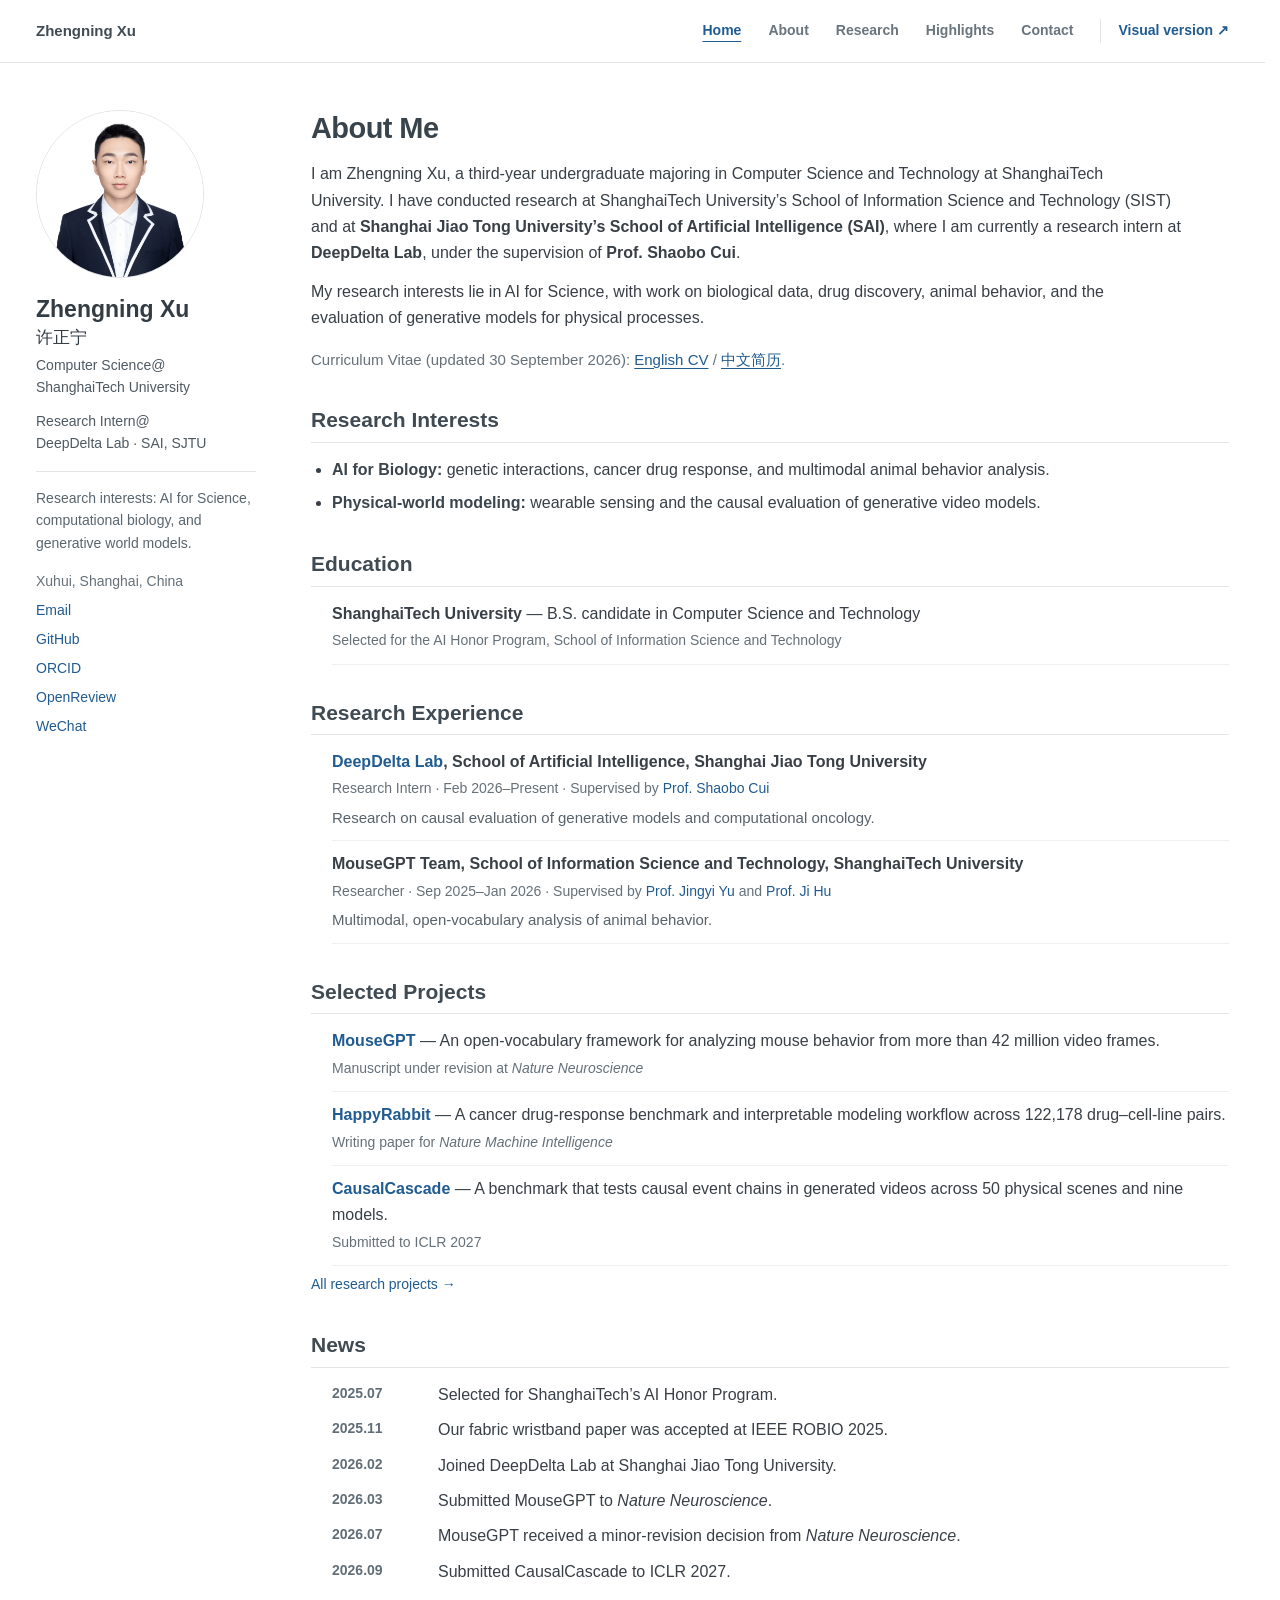
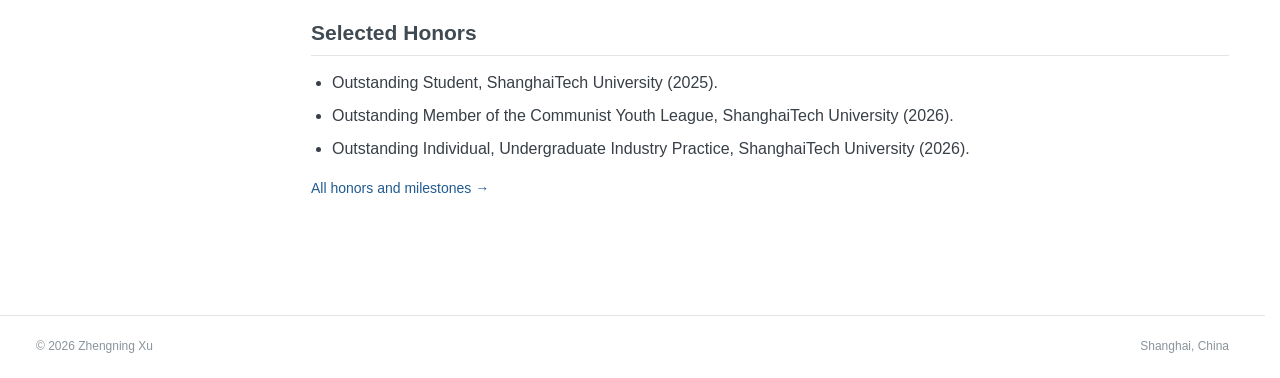
<file: index.html>
<!doctype html>
<html lang="en">
<head>
  <meta charset="utf-8">
  <meta name="viewport" content="width=device-width, initial-scale=1">
  <meta name="theme-color" content="#ffffff">
  <meta name="description" content="Zhengning Xu works on AI for Science, from multimodal animal behavior and cancer drug response to causal evaluation of generative video models.">
  <meta property="og:type" content="website">
  <meta property="og:title" content="Zhengning Xu · Academic Homepage">
  <meta property="og:description" content="Zhengning Xu works on AI for Science, from multimodal animal behavior and cancer drug response to causal evaluation of generative video models.">
  <meta property="og:url" content="https://owenxush.github.io/">
  <title>Zhengning Xu · Academic Homepage</title>
  <link rel="canonical" href="https://owenxush.github.io/">
  <link rel="icon" href="favicon.svg" type="image/svg+xml">
  <link rel="stylesheet" href="styles.css?v=23">
</head>
<body class="home-page">
  <a class="skip-link" href="#main">Skip to content</a>
  <header class="site-header">
    <div class="shell header-inner">
      <a class="brand" href="index.html">Zhengning Xu</a>
      <nav class="site-nav" aria-label="Main navigation">
        <a href="index.html" aria-current="page">Home</a>
        <a href="about.html">About</a>
        <a href="research.html">Research</a>
        <a href="highlights.html">Highlights</a>
        <a href="contact.html">Contact</a>
              <a class="view-switch" href="visual/index.html" aria-label="Open the visual version of this page">Visual version ↗</a>
      </nav>
    </div>
  </header>
  <div class="page-frame shell">
  <aside class="profile-sidebar" aria-label="Profile">
    <a class="profile-photo" href="index.html" aria-label="Zhengning Xu, home"><img src="assets/zhengning-xu.jpg" width="168" height="168" alt="Portrait of Zhengning Xu"></a>
    <p class="profile-name">Zhengning Xu <span>许正宁</span></p>
    <p class="profile-affiliation">Computer Science@<br>ShanghaiTech University</p>
    <p class="profile-affiliation">Research Intern@<br>DeepDelta Lab · SAI, SJTU</p>
    <p class="profile-focus">Research interests: AI for Science, computational biology, and generative world models.</p>
    <ul class="profile-links">
      <li class="location">Xuhui, Shanghai, China</li>
      <li><a href="mailto:xuzhn2024@shanghaitech.edu.cn">Email</a></li>
      <li><a href="https://github.com/OwenxuSH">GitHub</a></li>
      <li><a href="https://orcid.org/0009-0003-8633-6559">ORCID</a></li>
      <li><a href="https://openreview.net/profile?id=%7EZhengning_Xu1">OpenReview</a></li>
      <li><a href="contact.html#wechat">WeChat</a></li>
    </ul>
  </aside>
  <main id="main" class="page-main">
    <section class="academic-section intro-section" aria-labelledby="home-title">
      <h1 id="home-title">About Me</h1>
      <p>I am Zhengning Xu, a third-year undergraduate majoring in Computer Science and Technology at ShanghaiTech University. I have conducted research at ShanghaiTech University’s School of Information Science and Technology (SIST) and at <strong>Shanghai Jiao Tong University’s School of Artificial Intelligence (SAI)</strong>, where I am currently a research intern at <strong>DeepDelta Lab</strong>, under the supervision of <strong>Prof. Shaobo Cui</strong>.</p>
      <p>My research interests lie in AI for Science, with work on biological data, drug discovery, animal behavior, and the evaluation of generative models for physical processes.</p>
      <p class="cv-links">Curriculum Vitae (updated <time datetime="2026-09-30">30 September 2026</time>): <a href="files/cv_en.pdf">English CV</a> / <a href="files/cv_cn.pdf" lang="zh-CN">中文简历</a>.</p>
    </section>

    <section class="academic-section" aria-labelledby="interests-title">
      <h2 id="interests-title">Research Interests</h2>
      <ul class="fact-list">
        <li><strong>AI for Biology:</strong> genetic interactions, cancer drug response, and multimodal animal behavior analysis.</li>
        <li><strong>Physical-world modeling:</strong> wearable sensing and the causal evaluation of generative video models.</li>
      </ul>
    </section>

    <section class="academic-section" aria-labelledby="education-title">
      <h2 id="education-title">Education</h2>
      <ul class="entry-list"><li><span class="entry-title">ShanghaiTech University</span> — B.S. candidate in Computer Science and Technology<br><span class="entry-meta">Selected for the AI Honor Program, School of Information Science and Technology</span></li></ul>
    </section>

    <section class="academic-section" aria-labelledby="experience-title">
      <h2 id="experience-title">Research Experience</h2>
      <ul class="entry-list">
        <li><span class="entry-title"><a href="https://deepdeltalab.github.io/">DeepDelta Lab</a>, School of Artificial Intelligence, Shanghai Jiao Tong University</span><br><span class="entry-meta">Research Intern · Feb 2026–Present · Supervised by <a href="https://soai.sjtu.edu.cn/cn/facultydetails/zzjs/cuishaobo">Prof. Shaobo Cui</a></span><p>Research on causal evaluation of generative models and computational oncology.</p></li>
        <li><span class="entry-title">MouseGPT Team, School of Information Science and Technology, ShanghaiTech University</span><br><span class="entry-meta">Researcher · Sep 2025–Jan 2026 · Supervised by <a href="https://faculty.sist.shanghaitech.edu.cn/yujingyi/">Prof. Jingyi Yu</a> and <a href="https://slst.shanghaitech.edu.cn/hj_en/main.htm">Prof. Ji Hu</a></span><p>Multimodal, open-vocabulary analysis of animal behavior.</p></li>
      </ul>
    </section>

    <section class="academic-section" aria-labelledby="projects-title">
      <h2 id="projects-title">Selected Projects</h2>
      <ul class="entry-list">
        <li><span class="entry-title"><a href="research.html#mousegpt">MouseGPT</a></span> — An open-vocabulary framework for analyzing mouse behavior from more than 42 million video frames.<br><span class="entry-meta">Manuscript under revision at <em>Nature Neuroscience</em></span></li>
        <li><span class="entry-title"><a href="research.html#happyrabbit">HappyRabbit</a></span> — A cancer drug-response benchmark and interpretable modeling workflow across 122,178 drug–cell-line pairs.<br><span class="entry-meta">Writing paper for <em>Nature Machine Intelligence</em></span></li>
        <li><span class="entry-title"><a href="research.html#causalcascade">CausalCascade</a></span> — A benchmark that tests causal event chains in generated videos across 50 physical scenes and nine models.<br><span class="entry-meta">Submitted to ICLR 2027</span></li>
      </ul>
      <a class="section-more" href="research.html">All research projects →</a>
    </section>

    <section class="academic-section" aria-labelledby="news-title">
      <h2 id="news-title">News</h2>
      <ul class="news-list">
        <li><time datetime="2025-07">2025.07</time><span>Selected for ShanghaiTech’s AI Honor Program.</span></li>
        <li><time datetime="2025-11">2025.11</time><span>Our fabric wristband paper was accepted at IEEE ROBIO 2025.</span></li>
        <li><time datetime="2026-02">2026.02</time><span>Joined DeepDelta Lab at Shanghai Jiao Tong University.</span></li>
        <li><time datetime="2026-03">2026.03</time><span>Submitted MouseGPT to <em>Nature Neuroscience</em>.</span></li>
        <li><time datetime="2026-07">2026.07</time><span>MouseGPT received a minor-revision decision from <em>Nature Neuroscience</em>.</span></li>
        <li><time datetime="2026-09">2026.09</time><span>Submitted CausalCascade to ICLR 2027.</span></li>
      </ul>
    </section>

    <section class="academic-section" aria-labelledby="honors-title">
      <h2 id="honors-title">Selected Honors</h2>
      <ul class="fact-list">
        <li>Outstanding Student, ShanghaiTech University (2025).</li>
        <li>Outstanding Member of the Communist Youth League, ShanghaiTech University (2026).</li>
        <li>Outstanding Individual, Undergraduate Industry Practice, ShanghaiTech University (2026).</li>
      </ul>
      <a class="section-more" href="highlights.html">All honors and milestones →</a>
    </section>
  </main>
  </div>
  <footer class="site-footer"><div class="shell footer-inner"><span>© 2026 Zhengning Xu</span><span>Shanghai, China</span></div></footer>
</body>
</html>
</file>
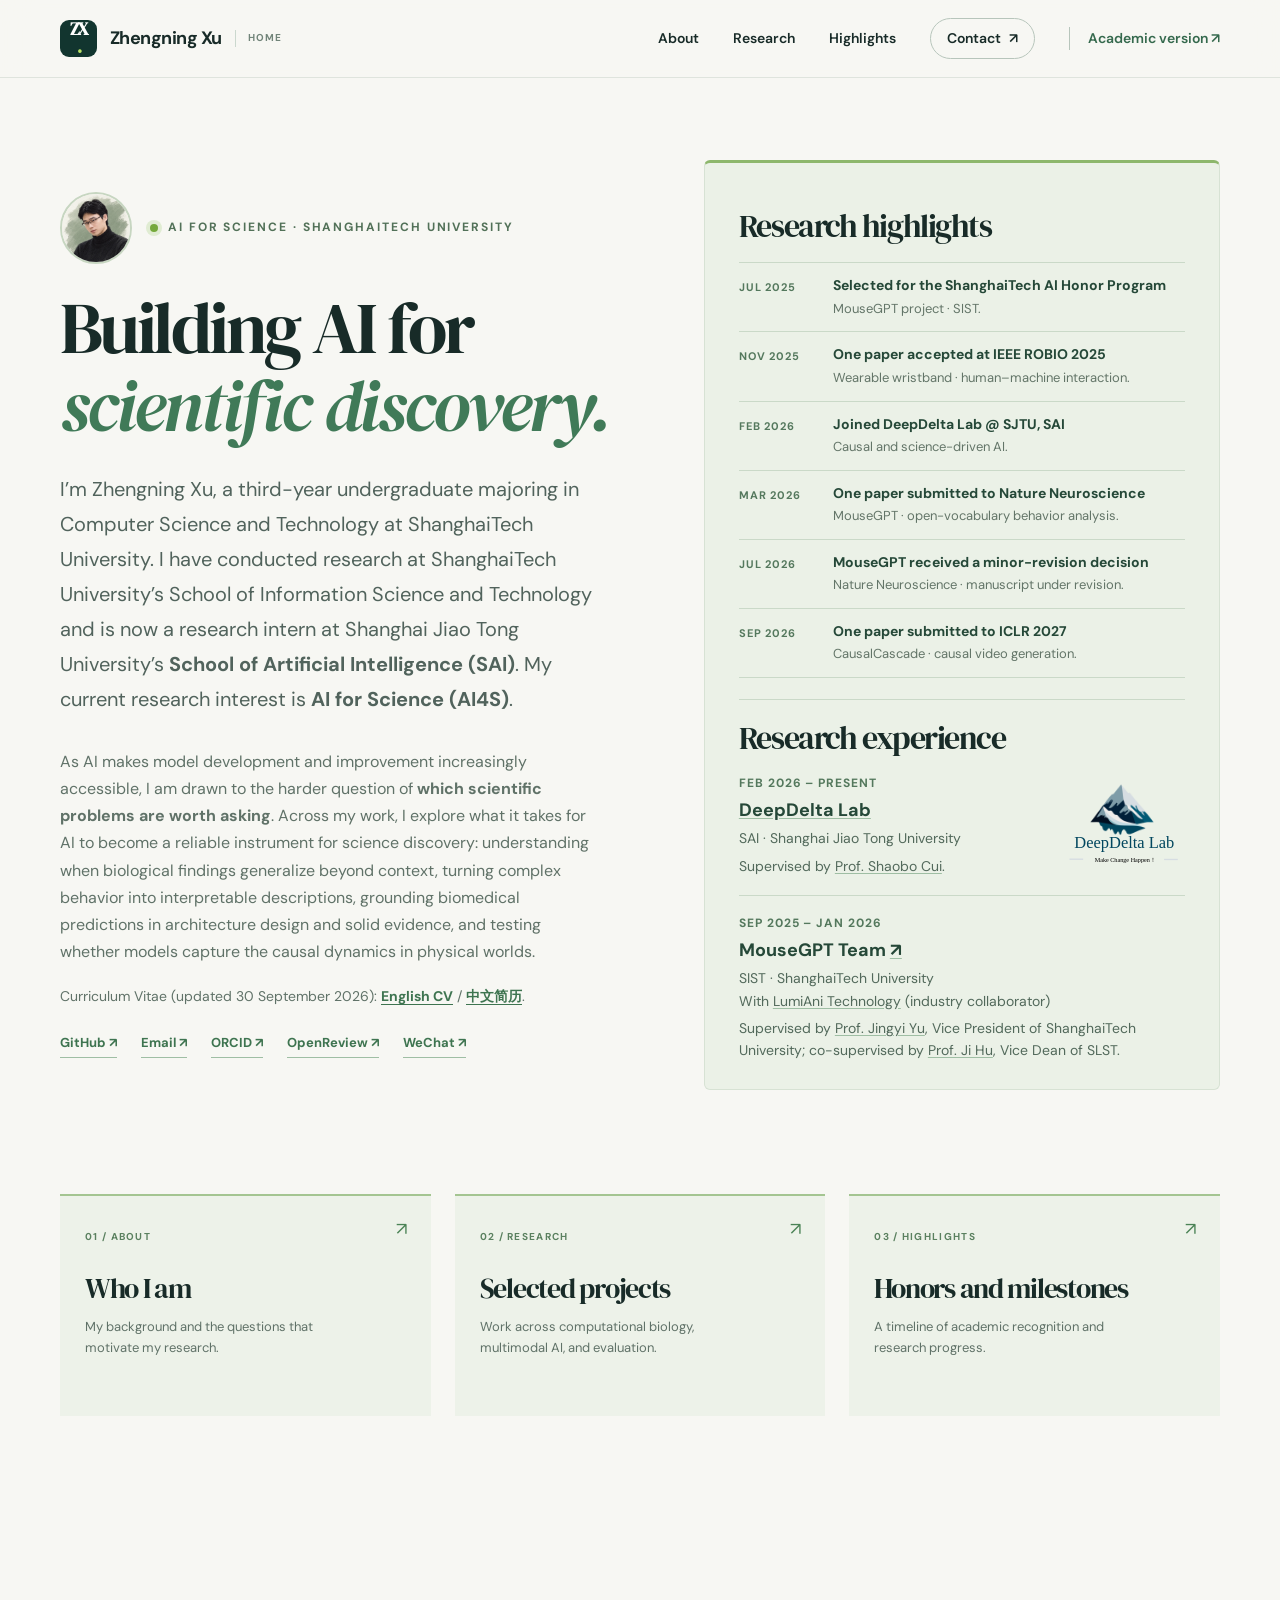
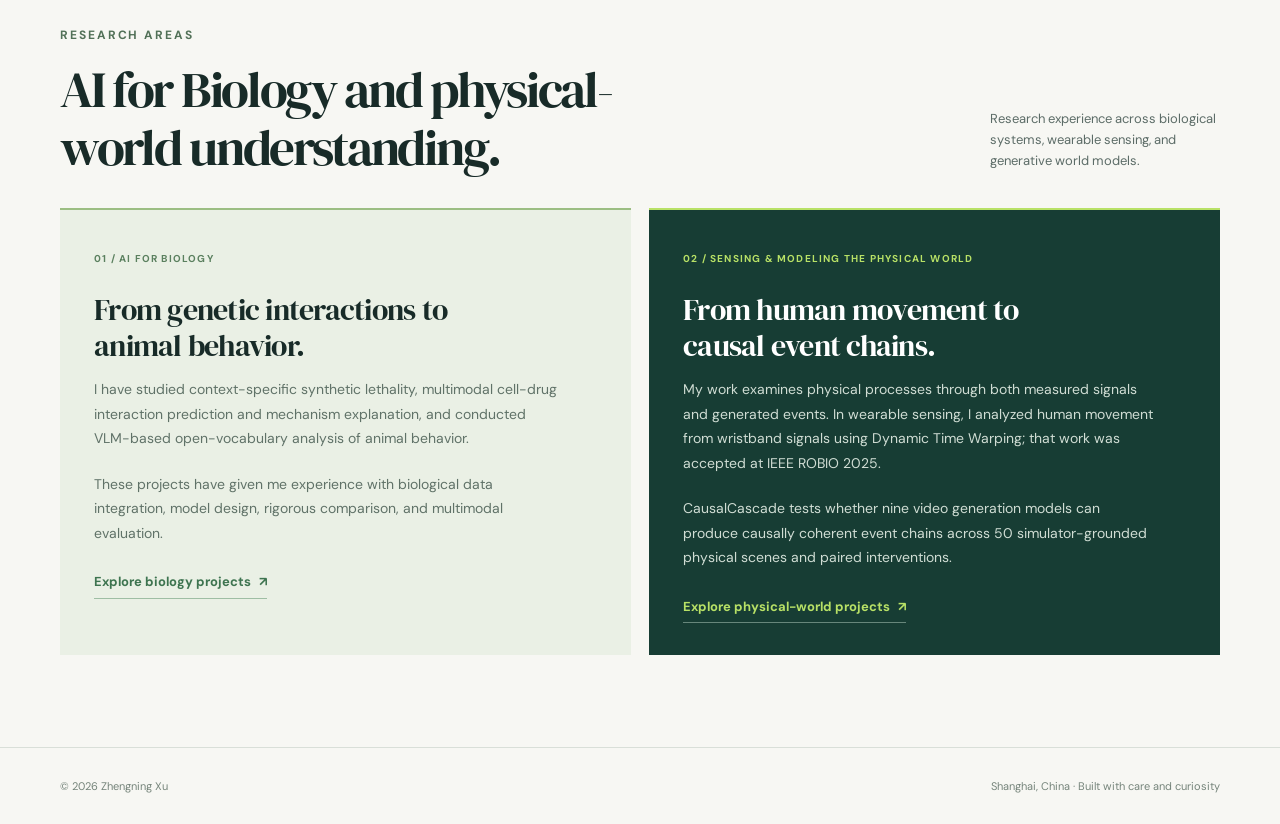
<file: visual/index.html>
<!doctype html>
<html lang="en">
<head>
  <meta charset="utf-8">
  <meta name="viewport" content="width=device-width, initial-scale=1">
  <meta name="theme-color" content="#f7f7f3">
  <meta name="description" content="Zhengning Xu works on AI for Science, from multimodal animal behavior and cancer drug response to causal evaluation of generative video models.">
  <meta property="og:type" content="website">
  <meta property="og:title" content="Zhengning Xu · Academic Homepage">
  <meta property="og:description" content="Zhengning Xu works on AI for Science, from multimodal animal behavior and cancer drug response to causal evaluation of generative video models.">
  <meta property="og:url" content="https://owenxush.github.io/visual/">
  <title>Zhengning Xu · Academic Homepage</title>
  <link rel="canonical" href="https://owenxush.github.io/visual/">
  <link rel="icon" href="favicon.svg" type="image/svg+xml">
  <link rel="stylesheet" href="styles.css?v=21">
</head>
<body class="home-page">
  <a class="skip-link" href="#main">Skip to content</a>

  <header class="site-header">
    <div class="shell header-inner">
      <a class="brand" href="index.html" aria-label="Zhengning Xu, home" aria-current="page"><span class="brand-mark">ZX<span class="brand-dot">.</span></span><span class="brand-name">Zhengning Xu</span><span class="brand-home">Home</span></a>
      <nav aria-label="Main navigation">
        <a href="about.html">About</a>
        <a href="research.html">Research</a>
        <a href="highlights.html">Highlights</a>
        <a class="nav-contact" href="contact.html">Contact <span aria-hidden="true">↗</span></a>
        <a class="version-switch" href="../index.html" aria-label="Open the academic version of this page">Academic version ↗</a>
      </nav>
    </div>
  </header>

  <main id="main">
    <section class="hero shell" id="top" aria-labelledby="hero-title">
      <div class="hero-copy">
        <div class="hero-intro">
          <img class="hero-avatar" src="../assets/zhengning-portrait.webp" width="72" height="72" alt="Illustrated portrait of Zhengning Xu">
          <p class="eyebrow"><span class="signal" aria-hidden="true"></span> AI for Science · ShanghaiTech University</p>
        </div>
        <h1 id="hero-title">Building AI for <em>scientific discovery.</em></h1>
        <p class="hero-lede">I’m Zhengning Xu, a third-year undergraduate majoring in Computer Science and Technology at ShanghaiTech University. I have conducted research at ShanghaiTech University’s School of Information Science and Technology and is now a research intern at Shanghai Jiao Tong University’s <strong>School of Artificial Intelligence (SAI)</strong>. My current research interest is <strong>AI for Science (AI4S)</strong>.</p>
        <p class="hero-followup"> As AI makes model development and improvement increasingly accessible, I am drawn to the harder question of <strong>which scientific problems are worth asking</strong>. Across my work, I explore what it takes for AI to become a reliable instrument for science discovery: understanding when biological findings generalize beyond context, turning complex behavior into interpretable descriptions, grounding biomedical predictions in architecture design and solid evidence, and testing whether models capture the causal dynamics in physical worlds.</p>
        <p class="hero-cv">Curriculum Vitae (updated <time datetime="2026-09-30">30 September 2026</time>): <a href="../files/cv_en.pdf">English CV</a> / <a href="../files/cv_cn.pdf" lang="zh-CN">中文简历</a>.</p>
        <div class="hero-social"><a href="https://github.com/OwenxuSH">GitHub ↗</a><a href="mailto:xuzhn2024@shanghaitech.edu.cn">Email ↗</a><a href="https://orcid.org/0009-0003-8633-6559">ORCID ↗</a><a href="https://openreview.net/profile?id=%7EZhengning_Xu1">OpenReview ↗</a><a href="contact.html#wechat">WeChat ↗</a></div>
      </div>
      <div class="hero-evidence" aria-label="Research highlights">
        <h2>Research highlights</h2>
        <div class="hero-highlight-list">
          <article class="hero-highlight-item"><time datetime="2025-07">Jul 2025</time><div><b>Selected for the ShanghaiTech AI Honor Program</b><p>MouseGPT project · SIST.</p></div></article>
          <article class="hero-highlight-item"><time datetime="2025-11">Nov 2025</time><div><b>One paper accepted at IEEE ROBIO 2025</b><p>Wearable wristband · human–machine interaction.</p></div></article>
          <article class="hero-highlight-item"><time datetime="2026-02">Feb 2026</time><div><b>Joined DeepDelta Lab @ SJTU, SAI</b><p>Causal and science-driven AI.</p></div></article>
          <article class="hero-highlight-item"><time datetime="2026-03">Mar 2026</time><div><b>One paper submitted to Nature Neuroscience</b><p>MouseGPT · open-vocabulary behavior analysis.</p></div></article>
          <article class="hero-highlight-item"><time datetime="2026-07">Jul 2026</time><div><b>MouseGPT received a minor-revision decision</b><p>Nature Neuroscience · manuscript under revision.</p></div></article>
          <article class="hero-highlight-item"><time datetime="2026-09">Sep 2026</time><div><b>One paper submitted to ICLR 2027</b><p>CausalCascade · causal video generation.</p></div></article>
        </div>
        <section class="hero-experience" aria-labelledby="experience-title">
          <h2 id="experience-title">Research experience</h2>
          <div class="hero-experience-item">
            <div class="hero-experience-lab">
              <div>
                <span class="hero-experience-date">Feb 2026 – Present</span>
                <strong><a href="https://deepdeltalab.github.io/">DeepDelta Lab</a></strong>
                <p>SAI · Shanghai Jiao Tong University</p>
                <p>Supervised by <a href="https://soai.sjtu.edu.cn/cn/facultydetails/zzjs/cuishaobo">Prof. Shaobo Cui</a>.</p>
              </div>
              <a class="hero-experience-logo" href="https://deepdeltalab.github.io/" aria-label="Visit DeepDelta Lab"><img src="../assets/deepdelta-lab-logo.svg" width="120" height="84" alt="DeepDelta Lab logo"></a>
            </div>
          </div>
          <div class="hero-experience-item">
            <span class="hero-experience-date">Sep 2025 – Jan 2026</span>
            <strong>MouseGPT Team <a href="https://arxiv.org/abs/2503.10212" aria-label="Read the MouseGPT paper">↗</a></strong>
            <p>SIST · ShanghaiTech University<br>With <a href="https://lumiani.ai/">LumiAni Technology</a> (industry collaborator)</p>
            <p>Supervised by <a href="https://faculty.sist.shanghaitech.edu.cn/yujingyi/">Prof. Jingyi Yu</a>, Vice President of ShanghaiTech University; co-supervised by <a href="https://slst.shanghaitech.edu.cn/hj_en/main.htm">Prof. Ji Hu</a>, Vice Dean of SLST.</p>
          </div>
        </section>
      </div>
    </section>

    <section class="home-links shell" aria-label="Explore the website">
      <div class="home-link-grid">
        <a class="home-link" href="about.html"><span>01 / About</span><h2>Who I am</h2><p>My background and the questions that motivate my research.</p><b aria-hidden="true">↗</b></a>
        <a class="home-link" href="research.html"><span>02 / Research</span><h2>Selected projects</h2><p>Work across computational biology, multimodal AI, and evaluation.</p><b aria-hidden="true">↗</b></a>
        <a class="home-link" href="highlights.html"><span>03 / Highlights</span><h2>Honors and milestones</h2><p>A timeline of academic recognition and research progress.</p><b aria-hidden="true">↗</b></a>
      </div>
    </section>

    <section class="home-directions shell" aria-labelledby="directions-title">
      <div class="section-heading">
        <div><p class="section-kicker">Research areas</p><h2 id="directions-title">AI for Biology and physical-world understanding.</h2></div>
        <p>Research experience across biological systems, wearable sensing, and generative world models.</p>
      </div>
      <div class="direction-grid">
        <article class="direction-card">
          <span class="direction-number">01 / AI for Biology</span>
          <h3>From genetic interactions to animal behavior.</h3>
          <p>I have studied context-specific synthetic lethality, multimodal cell-drug interaction prediction and mechanism explanation, and conducted VLM-based open-vocabulary analysis of animal behavior.</p>
          <p>These projects have given me experience with biological data integration, model design, rigorous comparison, and multimodal evaluation.</p>
          <a class="text-link" href="research.html#biology">Explore biology projects <span aria-hidden="true">↗</span></a>
        </article>
        <article class="direction-card direction-card-dark">
          <span class="direction-number">02 / Sensing &amp; Modeling the Physical World</span>
          <h3>From human movement to causal event chains.</h3>
          <p>My work examines physical processes through both measured signals and generated events. In wearable sensing, I analyzed human movement from wristband signals using Dynamic Time Warping; that work was accepted at IEEE ROBIO 2025.</p>
          <p>CausalCascade tests whether nine video generation models can produce causally coherent event chains across 50 simulator-grounded physical scenes and paired interventions.</p>
          <a class="text-link" href="research.html#world-models">Explore physical-world projects <span aria-hidden="true">↗</span></a>
        </article>
      </div>
    </section>

  </main>

  <footer class="site-footer"><div class="shell footer-inner"><span>© 2026 Zhengning Xu</span><span>Shanghai, China <span aria-hidden="true">·</span> Built with care and curiosity</span></div></footer>
</body>
</html>
</file>
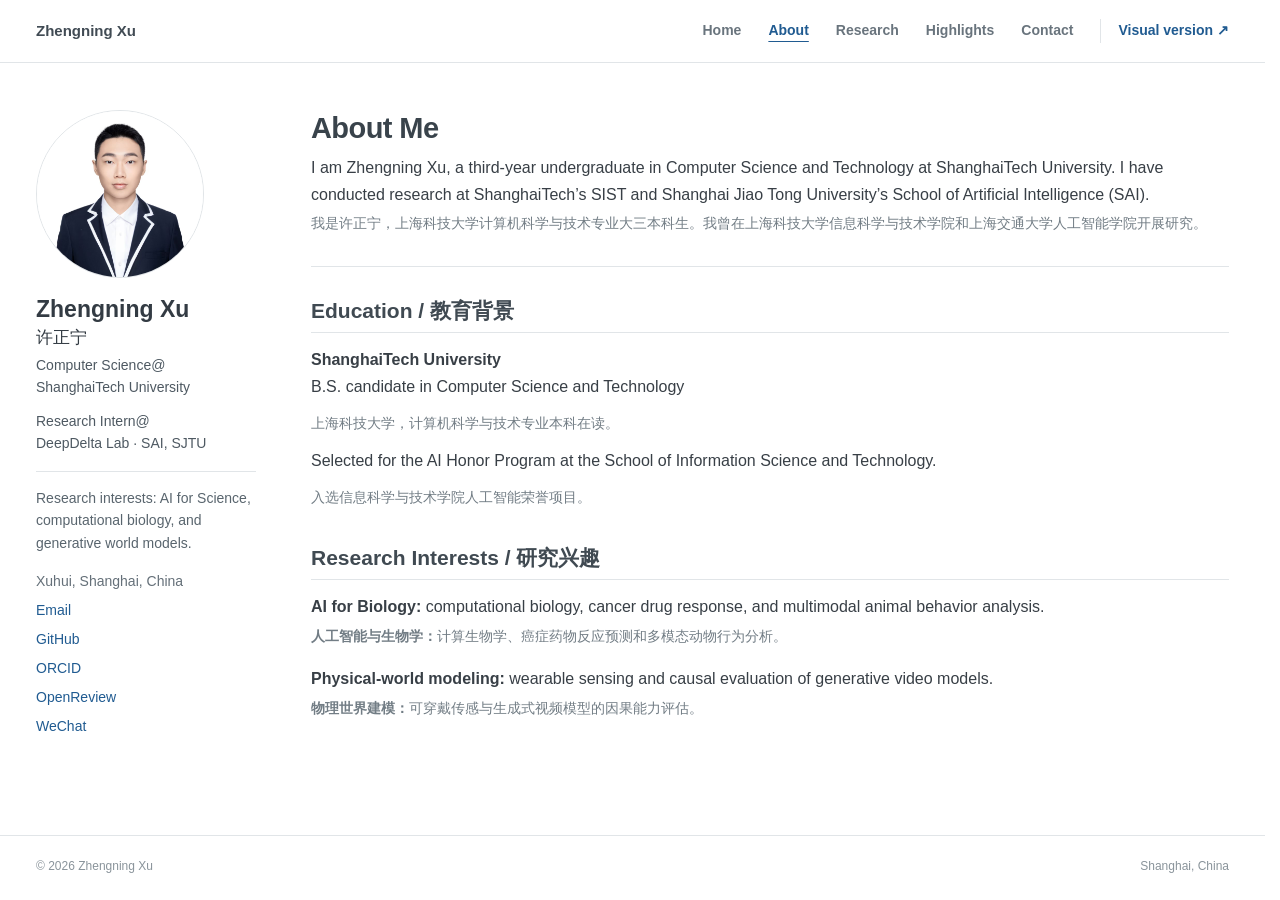
<file: about.html>
<!doctype html>
<html lang="en">
<head>
  <meta charset="utf-8">
  <meta name="viewport" content="width=device-width, initial-scale=1">
  <meta name="theme-color" content="#ffffff">
  <meta name="description" content="Learn about Zhengning Xu's academic background and interests in AI for Science, computational biology, and generative world models.">
  <meta property="og:type" content="website">
  <meta property="og:title" content="About · Zhengning Xu">
  <meta property="og:description" content="Learn about Zhengning Xu's academic background and interests in AI for Science, computational biology, and generative world models.">
  <meta property="og:url" content="https://owenxush.github.io/about.html">
  <title>About · Zhengning Xu</title>
  <link rel="canonical" href="https://owenxush.github.io/about.html">
  <link rel="icon" href="favicon.svg" type="image/svg+xml">
  <link rel="stylesheet" href="styles.css?v=22">
</head>
<body class="inner-page">
  <a class="skip-link" href="#main">Skip to content</a>
  <header class="site-header">
    <div class="shell header-inner">
      <a class="brand" href="index.html">Zhengning Xu</a>
      <nav class="site-nav" aria-label="Main navigation">
        <a href="index.html">Home</a>
        <a href="about.html" aria-current="page">About</a>
        <a href="research.html">Research</a>
        <a href="highlights.html">Highlights</a>
        <a href="contact.html">Contact</a>
              <a class="view-switch" href="visual/about.html" aria-label="Open the visual version of this page">Visual version ↗</a>
      </nav>
    </div>
  </header>
  <div class="page-frame shell">
  <aside class="profile-sidebar" aria-label="Profile">
    <a class="profile-photo" href="index.html" aria-label="Zhengning Xu, home"><img src="assets/zhengning-xu.jpg" width="168" height="168" alt="Portrait of Zhengning Xu"></a>
    <p class="profile-name">Zhengning Xu <span>许正宁</span></p>
    <p class="profile-affiliation">Computer Science@<br>ShanghaiTech University</p>
    <p class="profile-affiliation">Research Intern@<br>DeepDelta Lab · SAI, SJTU</p>
    <p class="profile-focus">Research interests: AI for Science, computational biology, and generative world models.</p>
    <ul class="profile-links">
      <li class="location">Xuhui, Shanghai, China</li>
      <li><a href="mailto:xuzhn2024@shanghaitech.edu.cn">Email</a></li>
      <li><a href="https://github.com/OwenxuSH">GitHub</a></li>
      <li><a href="https://orcid.org/0009-0003-8633-6559">ORCID</a></li>
      <li><a href="https://openreview.net/profile?id=%7EZhengning_Xu1">OpenReview</a></li>
      <li><a href="contact.html#wechat">WeChat</a></li>
    </ul>
  </aside>
  <main id="main" class="page-main">
    <section class="page-intro" aria-labelledby="about-title">
      <h1 id="about-title">About Me</h1>
      <div class="about-bilingual">
        <p>I am Zhengning Xu, a third-year undergraduate in Computer Science and Technology at ShanghaiTech University. I have conducted research at ShanghaiTech’s SIST and Shanghai Jiao Tong University’s School of Artificial Intelligence (SAI).</p>
        <p class="about-translation" lang="zh-CN">我是许正宁，上海科技大学计算机科学与技术专业大三本科生。我曾在上海科技大学信息科学与技术学院和上海交通大学人工智能学院开展研究。</p>
      </div>
    </section>
    <section class="academic-section" aria-labelledby="about-education-title">
      <h2 id="about-education-title">Education / 教育背景</h2>
      <p><strong>ShanghaiTech University</strong><br>B.S. candidate in Computer Science and Technology</p>
      <p class="about-translation" lang="zh-CN">上海科技大学，计算机科学与技术专业本科在读。</p>
      <p>Selected for the AI Honor Program at the School of Information Science and Technology.</p>
      <p class="about-translation" lang="zh-CN">入选信息科学与技术学院人工智能荣誉项目。</p>
    </section>
    <section class="academic-section" aria-labelledby="about-interests-title">
      <h2 id="about-interests-title">Research Interests / 研究兴趣</h2>
      <div class="about-bilingual"><p><strong>AI for Biology:</strong> computational biology, cancer drug response, and multimodal animal behavior analysis.</p><p class="about-translation" lang="zh-CN"><strong>人工智能与生物学：</strong>计算生物学、癌症药物反应预测和多模态动物行为分析。</p></div>
      <div class="about-bilingual"><p><strong>Physical-world modeling:</strong> wearable sensing and causal evaluation of generative video models.</p><p class="about-translation" lang="zh-CN"><strong>物理世界建模：</strong>可穿戴传感与生成式视频模型的因果能力评估。</p></div>
    </section>
  </main>
  </div>
  <footer class="site-footer"><div class="shell footer-inner"><span>© 2026 Zhengning Xu</span><span>Shanghai, China</span></div></footer>
</body>
</html>
</file>
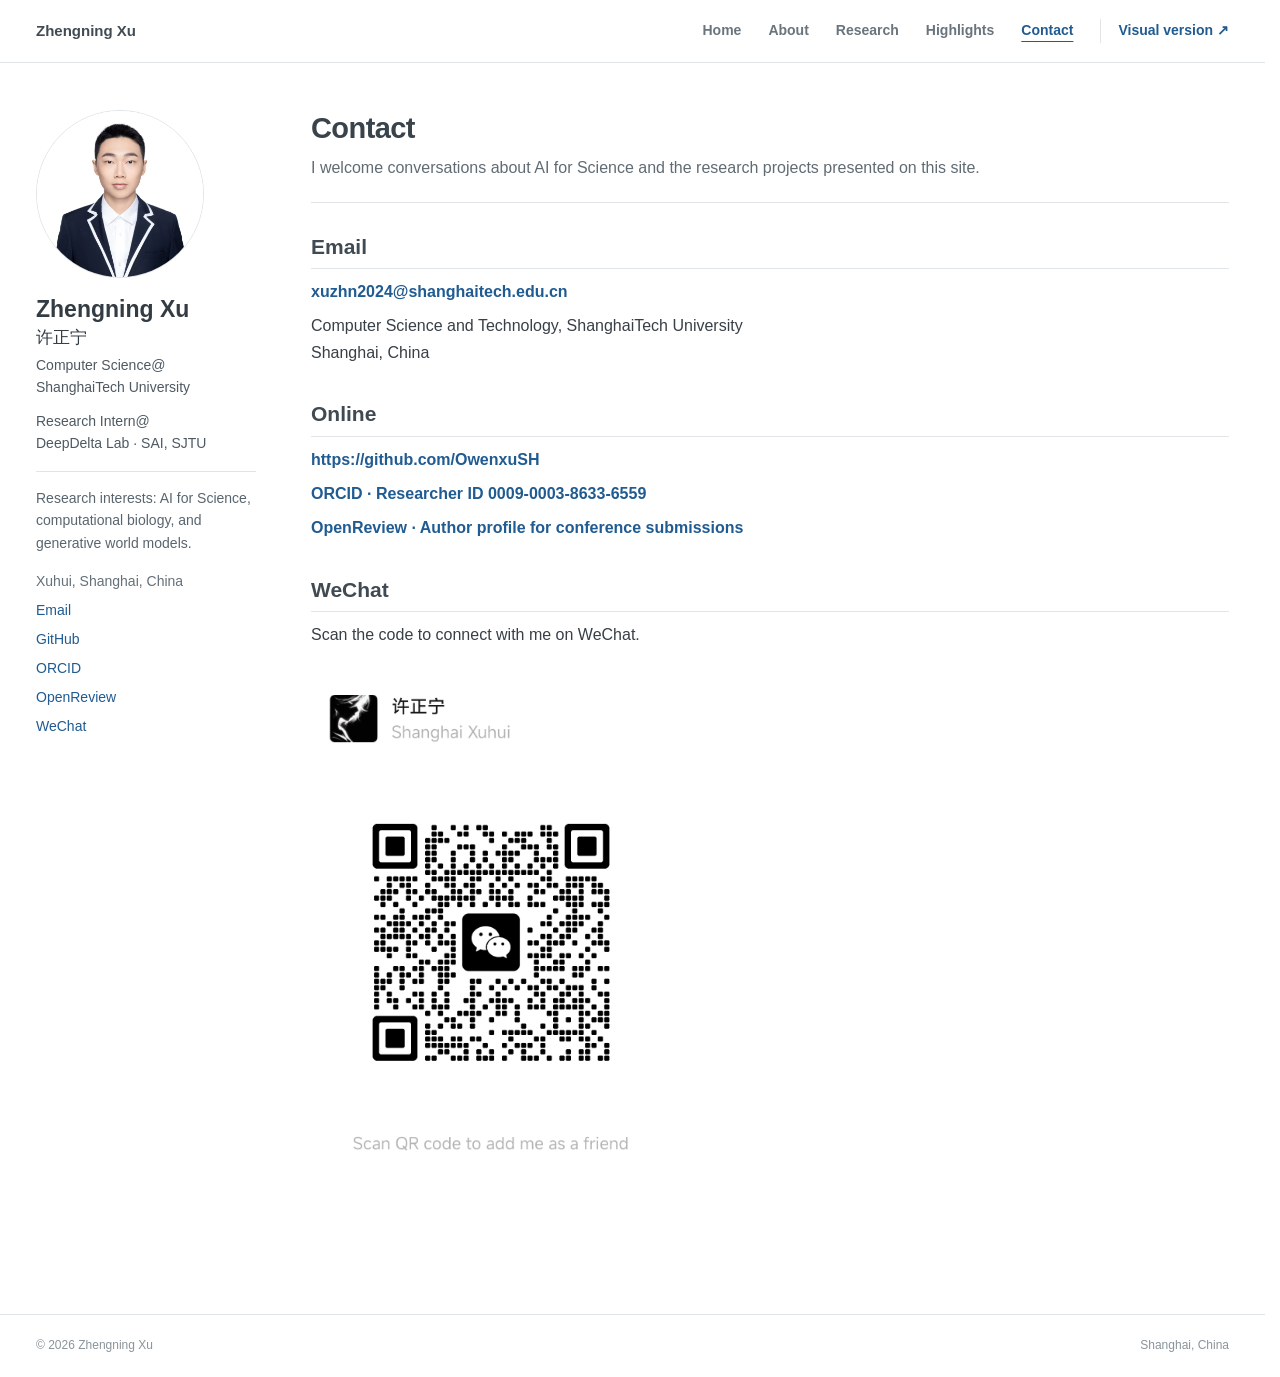
<file: contact.html>
<!doctype html>
<html lang="en">
<head>
  <meta charset="utf-8">
  <meta name="viewport" content="width=device-width, initial-scale=1">
  <meta name="theme-color" content="#ffffff">
  <meta name="description" content="Contact Zhengning Xu at ShanghaiTech University.">
  <meta property="og:type" content="website">
  <meta property="og:title" content="Contact · Zhengning Xu">
  <meta property="og:description" content="Contact Zhengning Xu at ShanghaiTech University.">
  <meta property="og:url" content="https://owenxush.github.io/contact.html">
  <title>Contact · Zhengning Xu</title>
  <link rel="canonical" href="https://owenxush.github.io/contact.html">
  <link rel="icon" href="favicon.svg" type="image/svg+xml">
  <link rel="stylesheet" href="styles.css?v=22">
</head>
<body class="inner-page">
  <a class="skip-link" href="#main">Skip to content</a>
  <header class="site-header">
    <div class="shell header-inner">
      <a class="brand" href="index.html">Zhengning Xu</a>
      <nav class="site-nav" aria-label="Main navigation">
        <a href="index.html">Home</a>
        <a href="about.html">About</a>
        <a href="research.html">Research</a>
        <a href="highlights.html">Highlights</a>
        <a href="contact.html" aria-current="page">Contact</a>
              <a class="view-switch" href="visual/contact.html" aria-label="Open the visual version of this page">Visual version ↗</a>
      </nav>
    </div>
  </header>
  <div class="page-frame shell">
  <aside class="profile-sidebar" aria-label="Profile">
    <a class="profile-photo" href="index.html" aria-label="Zhengning Xu, home"><img src="assets/zhengning-xu.jpg" width="168" height="168" alt="Portrait of Zhengning Xu"></a>
    <p class="profile-name">Zhengning Xu <span>许正宁</span></p>
    <p class="profile-affiliation">Computer Science@<br>ShanghaiTech University</p>
    <p class="profile-affiliation">Research Intern@<br>DeepDelta Lab · SAI, SJTU</p>
    <p class="profile-focus">Research interests: AI for Science, computational biology, and generative world models.</p>
    <ul class="profile-links">
      <li class="location">Xuhui, Shanghai, China</li>
      <li><a href="mailto:xuzhn2024@shanghaitech.edu.cn">Email</a></li>
      <li><a href="https://github.com/OwenxuSH">GitHub</a></li>
      <li><a href="https://orcid.org/0009-0003-8633-6559">ORCID</a></li>
      <li><a href="https://openreview.net/profile?id=%7EZhengning_Xu1">OpenReview</a></li>
      <li><a href="contact.html#wechat">WeChat</a></li>
    </ul>
  </aside>
  <main id="main" class="page-main">
    <section class="page-intro" aria-labelledby="contact-title"><h1 id="contact-title">Contact</h1><p>I welcome conversations about AI for Science and the research projects presented on this site.</p></section>
    <section class="academic-section contact-section" aria-labelledby="email-title">
      <h2 id="email-title">Email</h2>
      <p><a class="contact-link" href="mailto:xuzhn2024@shanghaitech.edu.cn">xuzhn2024@shanghaitech.edu.cn</a></p>
      <p>Computer Science and Technology, ShanghaiTech University<br>Shanghai, China</p>
    </section>
    <section class="academic-section contact-section" aria-labelledby="online-title">
      <h2 id="online-title">Online</h2>
      <p><a class="contact-link" href="https://github.com/OwenxuSH">https://github.com/OwenxuSH</a></p>
      <p><a class="contact-link" href="https://orcid.org/0009-0003-8633-6559">ORCID · Researcher ID 0009-0003-8633-6559</a></p>
      <p><a class="contact-link" href="https://openreview.net/profile?id=%7EZhengning_Xu1">OpenReview · Author profile for conference submissions</a></p>
    </section>
    <section class="academic-section contact-section" id="wechat" aria-labelledby="wechat-title">
      <h2 id="wechat-title">WeChat</h2>
      <p>Scan the code to connect with me on WeChat.</p>
      <a class="wechat-qr-link" href="assets/wechat-qr-code.png" target="_blank" rel="noopener" aria-label="Open full-size WeChat QR code"><img class="wechat-qr" src="assets/wechat-qr-code.png" width="928" height="1380" alt="Zhengning Xu’s WeChat QR code" loading="lazy"></a>
    </section>
  </main>
  </div>
  <footer class="site-footer"><div class="shell footer-inner"><span>© 2026 Zhengning Xu</span><span>Shanghai, China</span></div></footer>
</body>
</html>
</file>
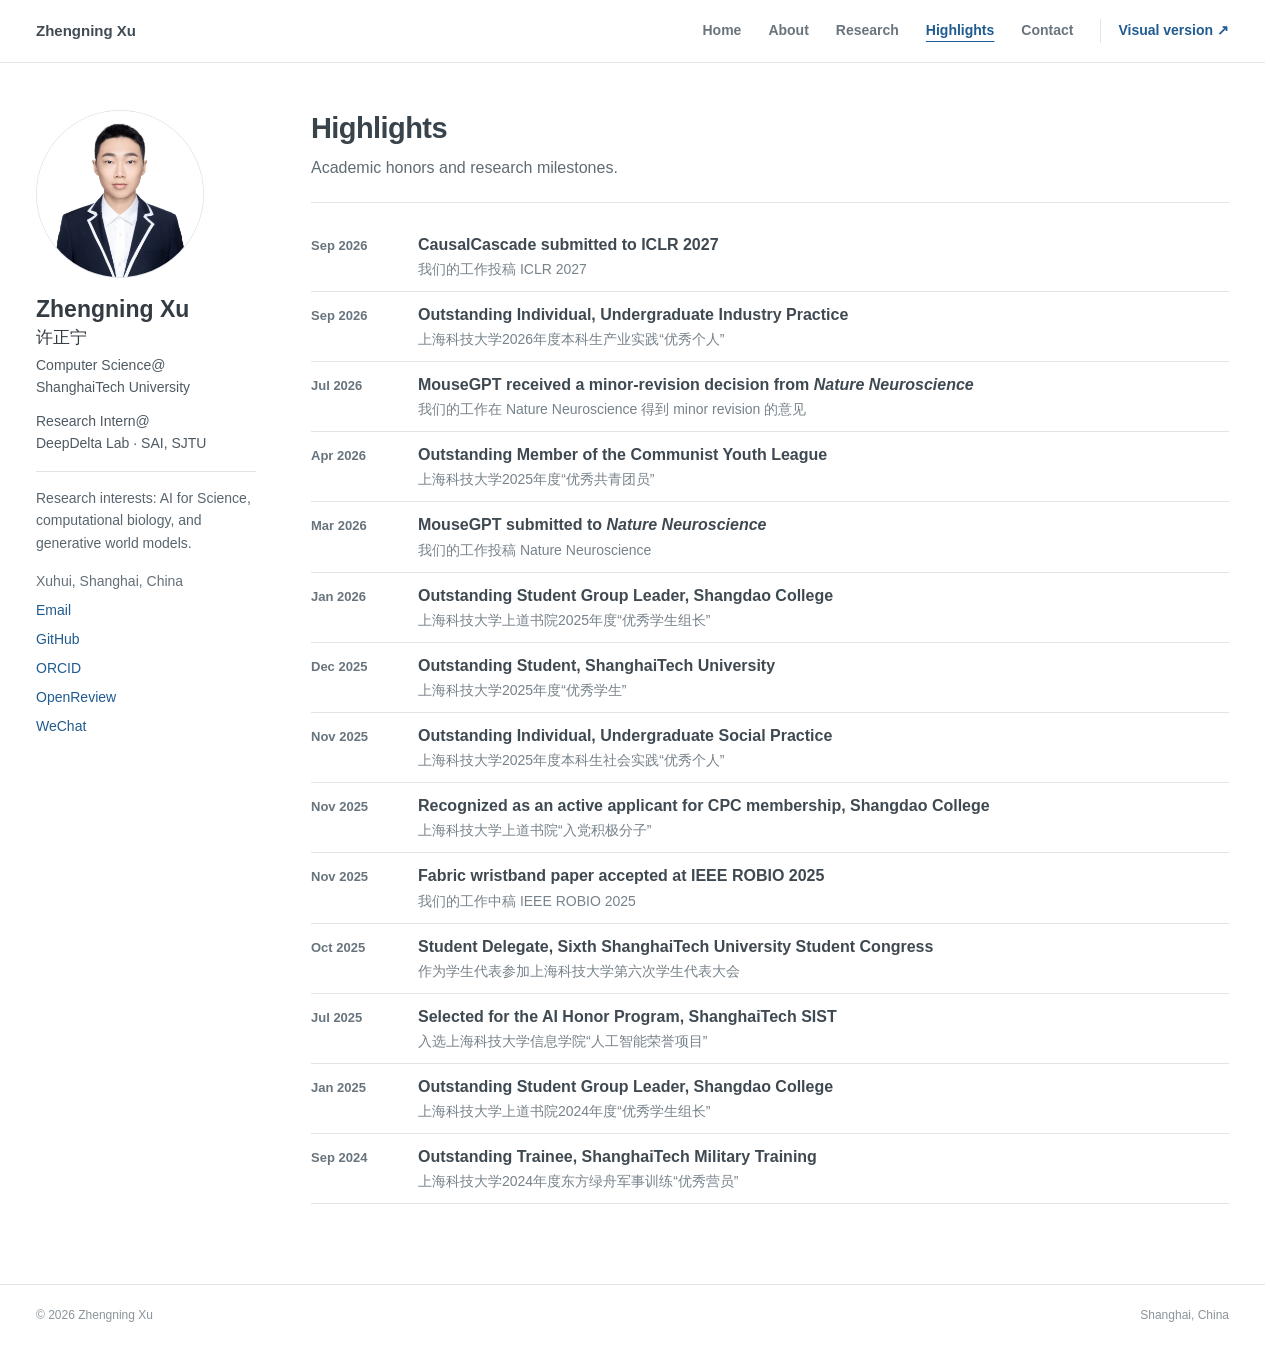
<file: highlights.html>
<!doctype html>
<html lang="en">
<head>
  <meta charset="utf-8">
  <meta name="viewport" content="width=device-width, initial-scale=1">
  <meta name="theme-color" content="#ffffff">
  <meta name="description" content="Academic honors and research milestones of Zhengning Xu.">
  <meta property="og:type" content="website">
  <meta property="og:title" content="Highlights · Zhengning Xu">
  <meta property="og:description" content="Academic honors and research milestones of Zhengning Xu.">
  <meta property="og:url" content="https://owenxush.github.io/highlights.html">
  <title>Highlights · Zhengning Xu</title>
  <link rel="canonical" href="https://owenxush.github.io/highlights.html">
  <link rel="icon" href="favicon.svg" type="image/svg+xml">
  <link rel="stylesheet" href="styles.css?v=22">
</head>
<body class="inner-page">
  <a class="skip-link" href="#main">Skip to content</a>

  <header class="site-header">
    <div class="shell header-inner">
      <a class="brand" href="index.html">Zhengning Xu</a>
      <nav class="site-nav" aria-label="Main navigation">
        <a href="index.html">Home</a>
        <a href="about.html">About</a>
        <a href="research.html">Research</a>
        <a href="highlights.html" aria-current="page">Highlights</a>
        <a href="contact.html">Contact</a>
              <a class="view-switch" href="visual/highlights.html" aria-label="Open the visual version of this page">Visual version ↗</a>
      </nav>
    </div>
  </header>

  <div class="page-frame shell">
  <aside class="profile-sidebar" aria-label="Profile">
    <a class="profile-photo" href="index.html" aria-label="Zhengning Xu, home"><img src="assets/zhengning-xu.jpg" width="168" height="168" alt="Portrait of Zhengning Xu"></a>
    <p class="profile-name">Zhengning Xu <span>许正宁</span></p>
    <p class="profile-affiliation">Computer Science@<br>ShanghaiTech University</p>
    <p class="profile-affiliation">Research Intern@<br>DeepDelta Lab · SAI, SJTU</p>
    <p class="profile-focus">Research interests: AI for Science, computational biology, and generative world models.</p>
    <ul class="profile-links">
      <li class="location">Xuhui, Shanghai, China</li>
      <li><a href="mailto:xuzhn2024@shanghaitech.edu.cn">Email</a></li>
      <li><a href="https://github.com/OwenxuSH">GitHub</a></li>
      <li><a href="https://orcid.org/0009-0003-8633-6559">ORCID</a></li>
      <li><a href="https://openreview.net/profile?id=%7EZhengning_Xu1">OpenReview</a></li>
      <li><a href="contact.html#wechat">WeChat</a></li>
    </ul>
  </aside>
  <main id="main" class="page-main">
    <section class="page-intro" aria-labelledby="page-title"><h1 id="page-title">Highlights</h1><p>Academic honors and research milestones.</p></section>

    <section class="milestones-section" aria-label="Honors and research milestones">
      <div class="shell">
        <ol class="milestone-list">
          <li class="milestone">
            <time datetime="2026-09">Sep 2026</time>
            <div><h3>CausalCascade submitted to ICLR 2027</h3><p lang="zh-CN">我们的工作投稿 ICLR 2027</p></div>
          </li>
          <li class="milestone">
            <time datetime="2026-09">Sep 2026</time>
            <div><h3>Outstanding Individual, Undergraduate Industry Practice</h3><p lang="zh-CN">上海科技大学2026年度本科生产业实践“优秀个人”</p></div>
          </li>
          <li class="milestone">
            <time datetime="2026-07">Jul 2026</time>
            <div><h3>MouseGPT received a minor-revision decision from <em>Nature Neuroscience</em></h3><p lang="zh-CN">我们的工作在 Nature Neuroscience 得到 minor revision 的意见</p></div>
          </li>
          <li class="milestone">
            <time datetime="2026-04">Apr 2026</time>
            <div><h3>Outstanding Member of the Communist Youth League</h3><p lang="zh-CN">上海科技大学2025年度“优秀共青团员”</p></div>
          </li>
          <li class="milestone">
            <time datetime="2026-03">Mar 2026</time>
            <div><h3>MouseGPT submitted to <em>Nature Neuroscience</em></h3><p lang="zh-CN">我们的工作投稿 Nature Neuroscience</p></div>
          </li>
          <li class="milestone">
            <time datetime="2026-01">Jan 2026</time>
            <div><h3>Outstanding Student Group Leader, Shangdao College</h3><p lang="zh-CN">上海科技大学上道书院2025年度“优秀学生组长”</p></div>
          </li>
          <li class="milestone">
            <time datetime="2025-12">Dec 2025</time>
            <div><h3>Outstanding Student, ShanghaiTech University</h3><p lang="zh-CN">上海科技大学2025年度“优秀学生”</p></div>
          </li>
          <li class="milestone">
            <time datetime="2025-11">Nov 2025</time>
            <div><h3>Outstanding Individual, Undergraduate Social Practice</h3><p lang="zh-CN">上海科技大学2025年度本科生社会实践“优秀个人”</p></div>
          </li>
          <li class="milestone">
            <time datetime="2025-11">Nov 2025</time>
            <div><h3>Recognized as an active applicant for CPC membership, Shangdao College</h3><p lang="zh-CN">上海科技大学上道书院“入党积极分子”</p></div>
          </li>
          <li class="milestone">
            <time datetime="2025-11">Nov 2025</time>
            <div><h3>Fabric wristband paper accepted at IEEE ROBIO 2025</h3><p lang="zh-CN">我们的工作中稿 IEEE ROBIO 2025</p></div>
          </li>
          <li class="milestone">
            <time datetime="2025-10">Oct 2025</time>
            <div><h3>Student Delegate, Sixth ShanghaiTech University Student Congress</h3><p lang="zh-CN">作为学生代表参加上海科技大学第六次学生代表大会</p></div>
          </li>
          <li class="milestone">
            <time datetime="2025-07">Jul 2025</time>
            <div><h3>Selected for the AI Honor Program, ShanghaiTech SIST</h3><p lang="zh-CN">入选上海科技大学信息学院“人工智能荣誉项目”</p></div>
          </li>
          <li class="milestone">
            <time datetime="2025-01">Jan 2025</time>
            <div><h3>Outstanding Student Group Leader, Shangdao College</h3><p lang="zh-CN">上海科技大学上道书院2024年度“优秀学生组长”</p></div>
          </li>
          <li class="milestone">
            <time datetime="2024-09">Sep 2024</time>
            <div><h3>Outstanding Trainee, ShanghaiTech Military Training</h3><p lang="zh-CN">上海科技大学2024年度东方绿舟军事训练“优秀营员”</p></div>
          </li>
        </ol>
      </div>
    </section>

  </main>
</div>

  <footer class="site-footer"><div class="shell footer-inner"><span>© 2026 Zhengning Xu</span><span>Shanghai, China</span></div></footer>
</body>
</html>
</file>
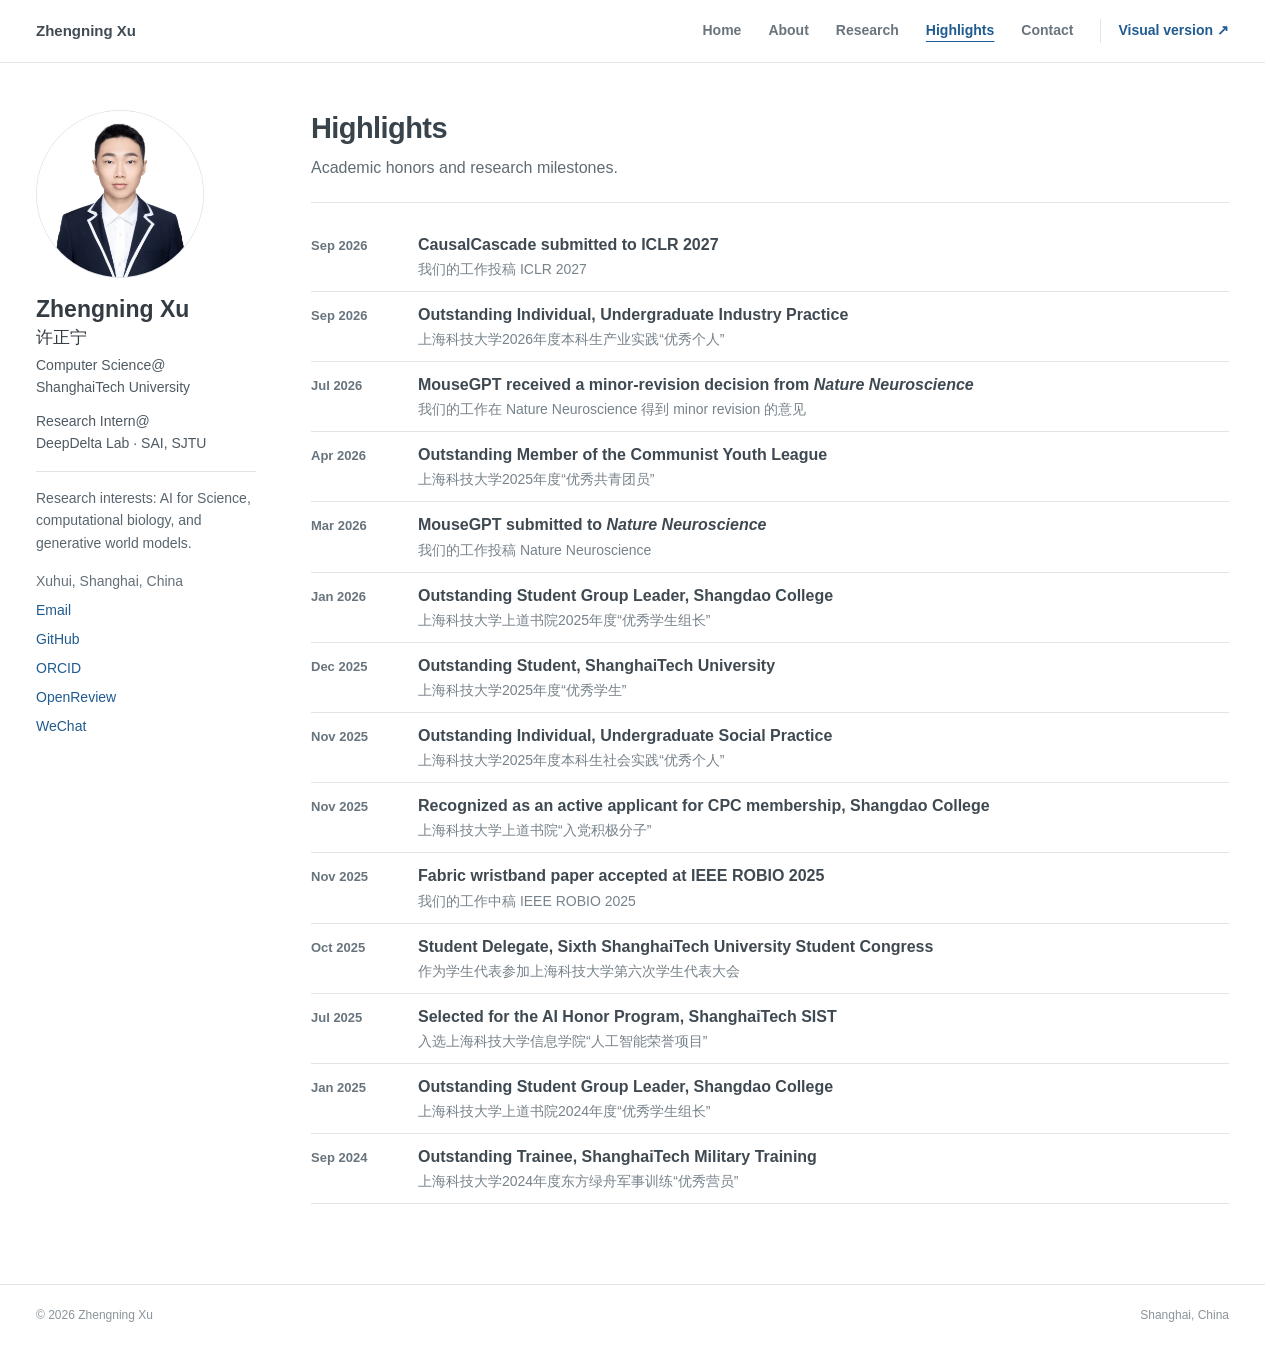
<file: publications.html>
<!doctype html>
<html lang="en">
<head>
  <meta charset="utf-8">
  <meta name="viewport" content="width=device-width, initial-scale=1">
  <meta http-equiv="refresh" content="0; url=highlights.html">
  <link rel="canonical" href="https://owenxush.github.io/highlights.html">
  <title>Highlights · Zhengning Xu</title>
</head>
<body>
  <p>This page has moved to <a href="highlights.html">Highlights</a>.</p>
</body>
</html>
</file>
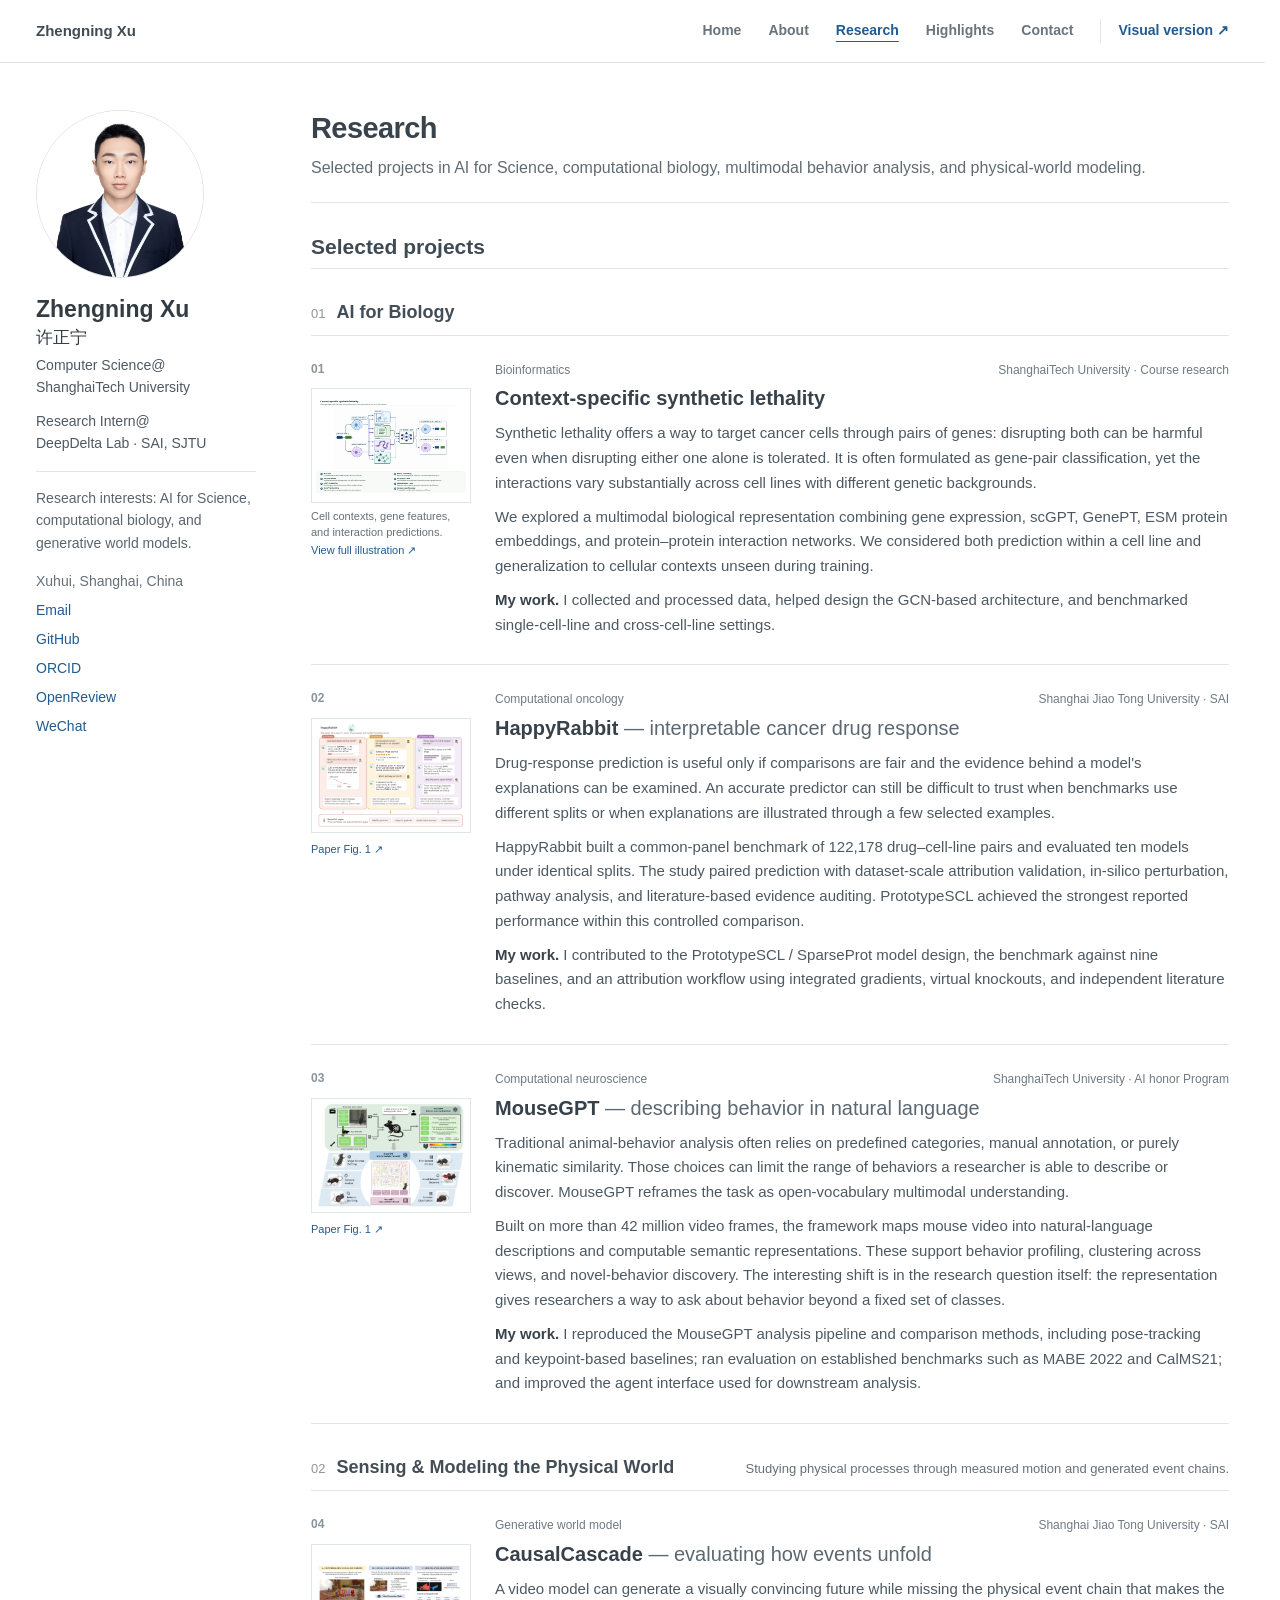
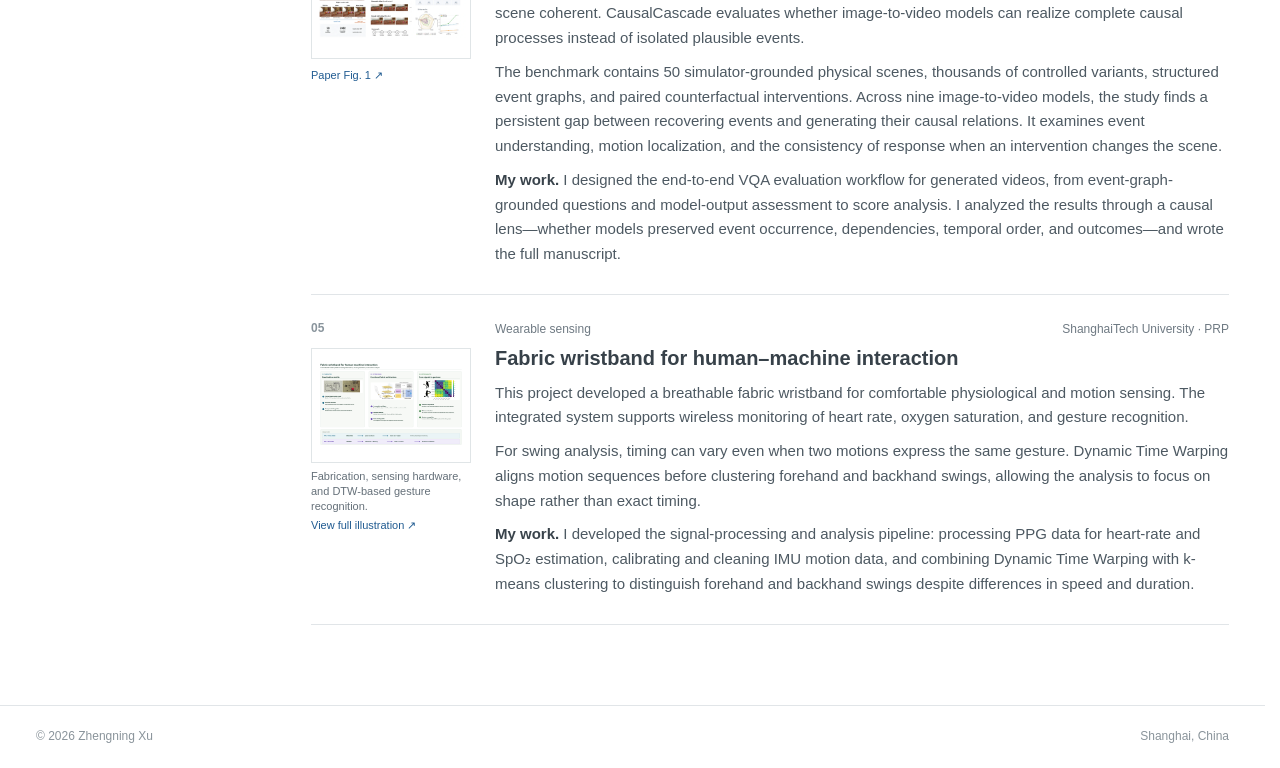
<file: research.html>
<!doctype html>
<html lang="en">
<head>
  <meta charset="utf-8">
  <meta name="viewport" content="width=device-width, initial-scale=1">
  <meta name="theme-color" content="#ffffff">
  <meta name="description" content="Research projects by Zhengning Xu in AI for Biology, multimodal behavior analysis, causal video evaluation, and wearable sensing.">
  <meta property="og:type" content="website">
  <meta property="og:title" content="Research · Zhengning Xu">
  <meta property="og:description" content="Research projects by Zhengning Xu in AI for Biology, multimodal behavior analysis, causal video evaluation, and wearable sensing.">
  <meta property="og:url" content="https://owenxush.github.io/research.html">
  <title>Research · Zhengning Xu</title>
  <link rel="canonical" href="https://owenxush.github.io/research.html">
  <link rel="icon" href="favicon.svg" type="image/svg+xml">
  <link rel="stylesheet" href="styles.css?v=22">
</head>
<body class="inner-page">
  <a class="skip-link" href="#main">Skip to content</a>

  <header class="site-header">
    <div class="shell header-inner">
      <a class="brand" href="index.html">Zhengning Xu</a>
      <nav class="site-nav" aria-label="Main navigation">
        <a href="index.html">Home</a>
        <a href="about.html">About</a>
        <a href="research.html" aria-current="page">Research</a>
        <a href="highlights.html">Highlights</a>
        <a href="contact.html">Contact</a>
              <a class="view-switch" href="visual/research.html" aria-label="Open the visual version of this page">Visual version ↗</a>
      </nav>
    </div>
  </header>

  <div class="page-frame shell">
  <aside class="profile-sidebar" aria-label="Profile">
    <a class="profile-photo" href="index.html" aria-label="Zhengning Xu, home"><img src="assets/zhengning-xu.jpg" width="168" height="168" alt="Portrait of Zhengning Xu"></a>
    <p class="profile-name">Zhengning Xu <span>许正宁</span></p>
    <p class="profile-affiliation">Computer Science@<br>ShanghaiTech University</p>
    <p class="profile-affiliation">Research Intern@<br>DeepDelta Lab · SAI, SJTU</p>
    <p class="profile-focus">Research interests: AI for Science, computational biology, and generative world models.</p>
    <ul class="profile-links">
      <li class="location">Xuhui, Shanghai, China</li>
      <li><a href="mailto:xuzhn2024@shanghaitech.edu.cn">Email</a></li>
      <li><a href="https://github.com/OwenxuSH">GitHub</a></li>
      <li><a href="https://orcid.org/0009-0003-8633-6559">ORCID</a></li>
      <li><a href="https://openreview.net/profile?id=%7EZhengning_Xu1">OpenReview</a></li>
      <li><a href="contact.html#wechat">WeChat</a></li>
    </ul>
  </aside>
  <main id="main" class="page-main">
    <section class="page-intro research-intro" aria-labelledby="page-title">
      <h1 id="page-title">Research</h1>
      <p>Selected projects in AI for Science, computational biology, multimodal behavior analysis, and physical-world modeling.</p>
    </section>
    <section class="research-section shell" id="research" aria-labelledby="research-title">
      <div class="section-heading">
        <div><p class="section-kicker">02 / Research</p><h2 id="research-title">Selected projects</h2></div>
      </div>

      <div class="research-area-label" id="biology"><span>01</span><h3>AI for Biology</h3></div>
      <div class="project-list">
        <article class="project" id="synthetic-lethality">
          <div class="project-side">
            <div class="project-index">01 <span class="project-icon" aria-hidden="true">＋</span></div>
            <figure class="project-figure">
              <a href="assets/research/synthetic-lethality-detailed.png" target="_blank" rel="noopener" aria-label="Open the detailed synthetic lethality project illustration at full size"><img src="assets/research/synthetic-lethality-detailed.png" alt="Detailed diagram with labeled gene pair, cell contexts, scGPT, GenePT, ESM-2, PPI and GCN, feature fusion and MLP, and context-specific predictions" width="2200" height="1380" loading="lazy" decoding="async"></a>
              <figcaption><span class="project-figure-note">Cell contexts, gene features, and interaction predictions.</span><a href="assets/research/synthetic-lethality-detailed.png" target="_blank" rel="noopener">View full illustration ↗</a></figcaption>
            </figure>
          </div>
          <div class="project-main">
            <div class="project-topline"><span>Bioinformatics</span><span>ShanghaiTech University · Course research</span></div>
            <h3>Context-specific synthetic lethality</h3>
            <p class="project-summary">Synthetic lethality offers a way to target cancer cells through pairs of genes: disrupting both can be harmful even when disrupting either one alone is tolerated. It is often formulated as gene-pair classification, yet the interactions vary substantially across cell lines with different genetic backgrounds.</p>
            <p class="project-detail">We explored a multimodal biological representation combining gene expression, scGPT, GenePT, ESM protein embeddings, and protein–protein interaction networks. We considered both prediction within a cell line and generalization to cellular contexts unseen during training.</p>
            <p class="project-contribution"><strong>My work.</strong> I collected and processed data, helped design the GCN-based architecture, and benchmarked single-cell-line and cross-cell-line settings.</p>
          </div>
        </article>

        <article class="project" id="happyrabbit">
          <div class="project-side">
            <div class="project-index">02 <span class="project-icon" aria-hidden="true">✳</span></div>
            <figure class="project-figure">
              <a href="assets/research/happyrabbit-workflows.webp" target="_blank" rel="noopener" aria-label="Open the HappyRabbit workflow figure at full size"><img src="assets/research/happyrabbit-workflows.webp" alt="HappyRabbit diagram showing patient, clinician, and pharmaceutical research workflows built on a shared prediction and evidence engine" width="1550" height="1100" loading="lazy" decoding="async"></a>
              <figcaption><a href="assets/research/happyrabbit-workflows.webp" target="_blank" rel="noopener">Paper Fig. 1 ↗</a></figcaption>
            </figure>
          </div>
          <div class="project-main">
            <div class="project-topline"><span>Computational oncology</span><span>Shanghai Jiao Tong University · SAI</span></div>
            <h3>HappyRabbit <span>— interpretable cancer drug response</span></h3>
            <p class="project-summary">Drug-response prediction is useful only if comparisons are fair and the evidence behind a model's explanations can be examined. An accurate predictor can still be difficult to trust when benchmarks use different splits or when explanations are illustrated through a few selected examples.</p>
            <p class="project-detail">HappyRabbit built a common-panel benchmark of 122,178 drug–cell-line pairs and evaluated ten models under identical splits. The study paired prediction with dataset-scale attribution validation, in-silico perturbation, pathway analysis, and literature-based evidence auditing. PrototypeSCL achieved the strongest reported performance within this controlled comparison.</p>
            <p class="project-contribution"><strong>My work.</strong> I contributed to the PrototypeSCL / SparseProt model design, the benchmark against nine baselines, and an attribution workflow using integrated gradients, virtual knockouts, and independent literature checks.</p>
          </div>
        </article>

        <article class="project" id="mousegpt">
          <div class="project-side">
            <div class="project-index">03 <span class="project-icon" aria-hidden="true">⌁</span></div>
            <figure class="project-figure">
              <a href="assets/research/mousegpt-overview.webp" target="_blank" rel="noopener" aria-label="Open the MouseGPT overview figure at full size"><img src="assets/research/mousegpt-overview.webp" alt="MouseGPT overview from multi-view mouse video and pose input to natural-language behavior descriptions, embeddings, and downstream analysis" width="1700" height="1200" loading="lazy" decoding="async"></a>
              <figcaption><a href="assets/research/mousegpt-overview.webp" target="_blank" rel="noopener">Paper Fig. 1 ↗</a></figcaption>
            </figure>
          </div>
          <div class="project-main">
            <div class="project-topline"><span>Computational neuroscience</span><span>ShanghaiTech University · AI honor Program</span></div>
            <h3>MouseGPT <span>— describing behavior in natural language</span></h3>
            <p class="project-summary">Traditional animal-behavior analysis often relies on predefined categories, manual annotation, or purely kinematic similarity. Those choices can limit the range of behaviors a researcher is able to describe or discover. MouseGPT reframes the task as open-vocabulary multimodal understanding.</p>
            <p class="project-detail">Built on more than 42 million video frames, the framework maps mouse video into natural-language descriptions and computable semantic representations. These support behavior profiling, clustering across views, and novel-behavior discovery. The interesting shift is in the research question itself: the representation gives researchers a way to ask about behavior beyond a fixed set of classes.</p>
            <p class="project-contribution"><strong>My work.</strong> I reproduced the MouseGPT analysis pipeline and comparison methods, including pose-tracking and keypoint-based baselines; ran evaluation on established benchmarks such as MABE 2022 and CalMS21; and improved the agent interface used for downstream analysis.</p>
          </div>
        </article>

      </div>

      <div class="research-area-label physical-world-label" id="world-models"><span>02</span><h3>Sensing &amp; Modeling the Physical World</h3><p>Studying physical processes through measured motion and generated event chains.</p></div>
      <div class="project-list">
        <article class="project" id="causalcascade">
          <div class="project-side">
            <div class="project-index">04 <span class="project-icon" aria-hidden="true">↳</span></div>
            <figure class="project-figure">
              <a href="assets/research/causalcascade-overview.webp" target="_blank" rel="noopener" aria-label="Open the CausalCascade benchmark overview at full size"><img src="assets/research/causalcascade-overview.webp" alt="CausalCascade paper overview: controlled physical scenes and interventions, simulator-grounded video generation, and multi-level evaluation of motion and causal correctness" width="1680" height="830" loading="lazy" decoding="async"></a>
              <figcaption><a href="assets/research/causalcascade-overview.webp" target="_blank" rel="noopener">Paper Fig. 1 ↗</a></figcaption>
            </figure>
          </div>
          <div class="project-main">
            <div class="project-topline"><span>Generative world model</span><span>Shanghai Jiao Tong University · SAI</span></div>
            <h3>CausalCascade <span>— evaluating how events unfold</span></h3>
            <p class="project-summary">A video model can generate a visually convincing future while missing the physical event chain that makes the scene coherent. CausalCascade evaluates whether image-to-video models can realize complete causal processes instead of isolated plausible events.</p>
            <p class="project-detail">The benchmark contains 50 simulator-grounded physical scenes, thousands of controlled variants, structured event graphs, and paired counterfactual interventions. Across nine image-to-video models, the study finds a persistent gap between recovering events and generating their causal relations. It examines event understanding, motion localization, and the consistency of response when an intervention changes the scene.</p>
            <p class="project-contribution"><strong>My work.</strong> I designed the end-to-end VQA evaluation workflow for generated videos, from event-graph-grounded questions and model-output assessment to score analysis. I analyzed the results through a causal lens—whether models preserved event occurrence, dependencies, temporal order, and outcomes—and wrote the full manuscript.</p>
          </div>
        </article>

        <article class="project" id="wristband">
          <div class="project-side">
            <div class="project-index">05 <span class="project-icon" aria-hidden="true">〰</span></div>
            <figure class="project-figure">
              <a href="assets/research/wristband-paper-overview.png" target="_blank" rel="noopener" aria-label="Open the paper-grounded fabric wristband project overview at full size"><img src="assets/research/wristband-paper-overview.png" alt="Paper-grounded overview of the fabric wristband: liquid-metal circuit printing, breathable multilayer architecture, PPG and IMU hardware, and DTW-based forehand and backhand recognition" width="2400" height="1400" loading="lazy" decoding="async"></a>
              <figcaption><span class="project-figure-note">Fabrication, sensing hardware, and DTW-based gesture recognition.</span><a href="assets/research/wristband-paper-overview.png" target="_blank" rel="noopener">View full illustration ↗</a></figcaption>
            </figure>
          </div>
          <div class="project-main">
            <div class="project-topline"><span>Wearable sensing</span><span>ShanghaiTech University · PRP</span></div>
            <h3>Fabric wristband for human–machine interaction</h3>
            <p class="project-summary">This project developed a breathable fabric wristband for comfortable physiological and motion sensing. The integrated system supports wireless monitoring of heart rate, oxygen saturation, and gesture recognition.</p>
            <p class="project-detail">For swing analysis, timing can vary even when two motions express the same gesture. Dynamic Time Warping aligns motion sequences before clustering forehand and backhand swings, allowing the analysis to focus on shape rather than exact timing.</p>
            <p class="project-contribution"><strong>My work.</strong> I developed the signal-processing and analysis pipeline: processing PPG data for heart-rate and SpO₂ estimation, calibrating and cleaning IMU motion data, and combining Dynamic Time Warping with k-means clustering to distinguish forehand and backhand swings despite differences in speed and duration.</p>
          </div>
        </article>
      </div>
    </section>

  </main>
</div>

  <footer class="site-footer"><div class="shell footer-inner"><span>© 2026 Zhengning Xu</span><span>Shanghai, China</span></div></footer>
</body>
</html>
</file>
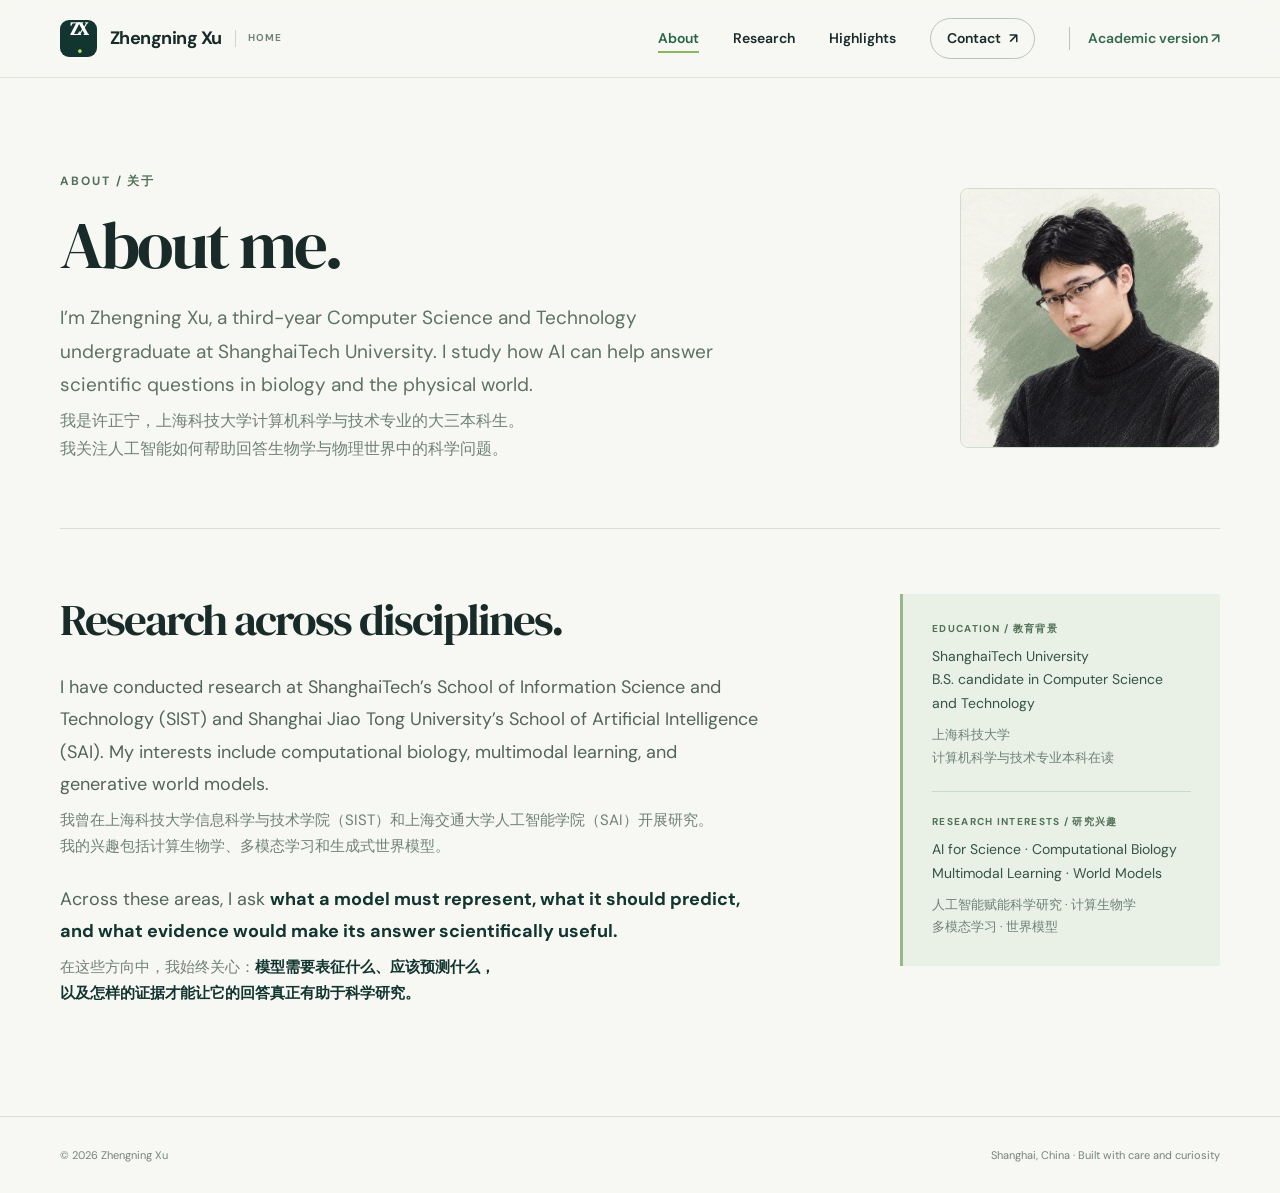
<file: visual/about.html>
<!doctype html>
<html lang="en">
<head>
  <meta charset="utf-8">
  <meta name="viewport" content="width=device-width, initial-scale=1">
  <meta name="theme-color" content="#f7f7f3">
  <meta name="description" content="Learn about Zhengning Xu's academic background and interests in AI for Science, computational biology, and generative world models.">
  <meta property="og:type" content="website">
  <meta property="og:title" content="About · Zhengning Xu">
  <meta property="og:description" content="Learn about Zhengning Xu's academic background and interests in AI for Science, computational biology, and generative world models.">
  <meta property="og:url" content="https://owenxush.github.io/visual/about.html">
  <title>About · Zhengning Xu</title>
  <link rel="canonical" href="https://owenxush.github.io/visual/about.html">
  <link rel="icon" href="favicon.svg" type="image/svg+xml">
  <link rel="stylesheet" href="styles.css?v=20">
</head>
<body class="inner-page">
  <a class="skip-link" href="#main">Skip to content</a>

  <header class="site-header">
    <div class="shell header-inner">
      <a class="brand" href="index.html" aria-label="Zhengning Xu, home"><span class="brand-mark">ZX<span class="brand-dot">.</span></span><span class="brand-name">Zhengning Xu</span><span class="brand-home">Home</span></a>
      <nav aria-label="Main navigation">
        <a href="about.html" aria-current="page">About</a>
        <a href="research.html">Research</a>
        <a href="highlights.html">Highlights</a>
        <a class="nav-contact" href="contact.html">Contact <span aria-hidden="true">↗</span></a>
        <a class="version-switch" href="../about.html" aria-label="Open the academic version of this page">Academic version ↗</a>
      </nav>
    </div>
  </header>

  <main id="main">
    <section class="page-intro about-intro shell" aria-labelledby="about-title">
      <div class="about-intro-copy">
        <p class="section-kicker">About / 关于</p>
        <h1 id="about-title">About me.</h1>
        <div class="about-bilingual">
          <p>I’m Zhengning Xu, a third-year Computer Science and Technology undergraduate at ShanghaiTech University. I study how AI can help answer scientific questions in biology and the physical world.</p>
          <p class="about-translation" lang="zh-CN">我是许正宁，上海科技大学计算机科学与技术专业的大三本科生。</p>
          <p class="about-translation" lang="zh-CN">我关注人工智能如何帮助回答生物学与物理世界中的科学问题。</p>
        </div>
      </div>
      <img class="about-portrait" src="../assets/zhengning-portrait.webp" width="260" height="260" alt="Illustrated portrait of Zhengning Xu">
    </section>

    <section class="about-detail shell" aria-label="Background and interests">
      <div class="about-story">
        <h2>Research across disciplines.</h2>
        <div class="about-bilingual">
          <p>I have conducted research at ShanghaiTech’s School of Information Science and Technology (SIST) and Shanghai Jiao Tong University’s School of Artificial Intelligence (SAI). My interests include computational biology, multimodal learning, and generative world models.</p>
          <p class="about-translation" lang="zh-CN">我曾在上海科技大学信息科学与技术学院（SIST）和上海交通大学人工智能学院（SAI）开展研究。</p>
          <p class="about-translation" lang="zh-CN">我的兴趣包括计算生物学、多模态学习和生成式世界模型。</p>
        </div>
        <div class="about-bilingual">
          <p>Across these areas, I ask <strong>what a model must represent, what it should predict, and what evidence would make its answer scientifically useful.</strong></p>
          <p class="about-translation" lang="zh-CN">在这些方向中，我始终关心：<strong>模型需要表征什么、应该预测什么，</strong></p>
          <p class="about-translation" lang="zh-CN"><strong>以及怎样的证据才能让它的回答真正有助于科学研究。</strong></p>
        </div>
      </div>
      <aside class="about-facts" aria-label="At a glance">
        <div><span class="meta-label">Education / 教育背景</span><p>ShanghaiTech University<br>B.S. candidate in Computer Science and Technology</p><p class="about-translation" lang="zh-CN">上海科技大学<br>计算机科学与技术专业本科在读</p></div>
        <div><span class="meta-label">Research interests / 研究兴趣</span><p>AI for Science · Computational Biology<br>Multimodal Learning · World Models</p><p class="about-translation" lang="zh-CN">人工智能赋能科学研究 · 计算生物学<br>多模态学习 · 世界模型</p></div>
      </aside>
    </section>

  </main>

  <footer class="site-footer"><div class="shell footer-inner"><span>© 2026 Zhengning Xu</span><span>Shanghai, China <span aria-hidden="true">·</span> Built with care and curiosity</span></div></footer>
</body>
</html>
</file>
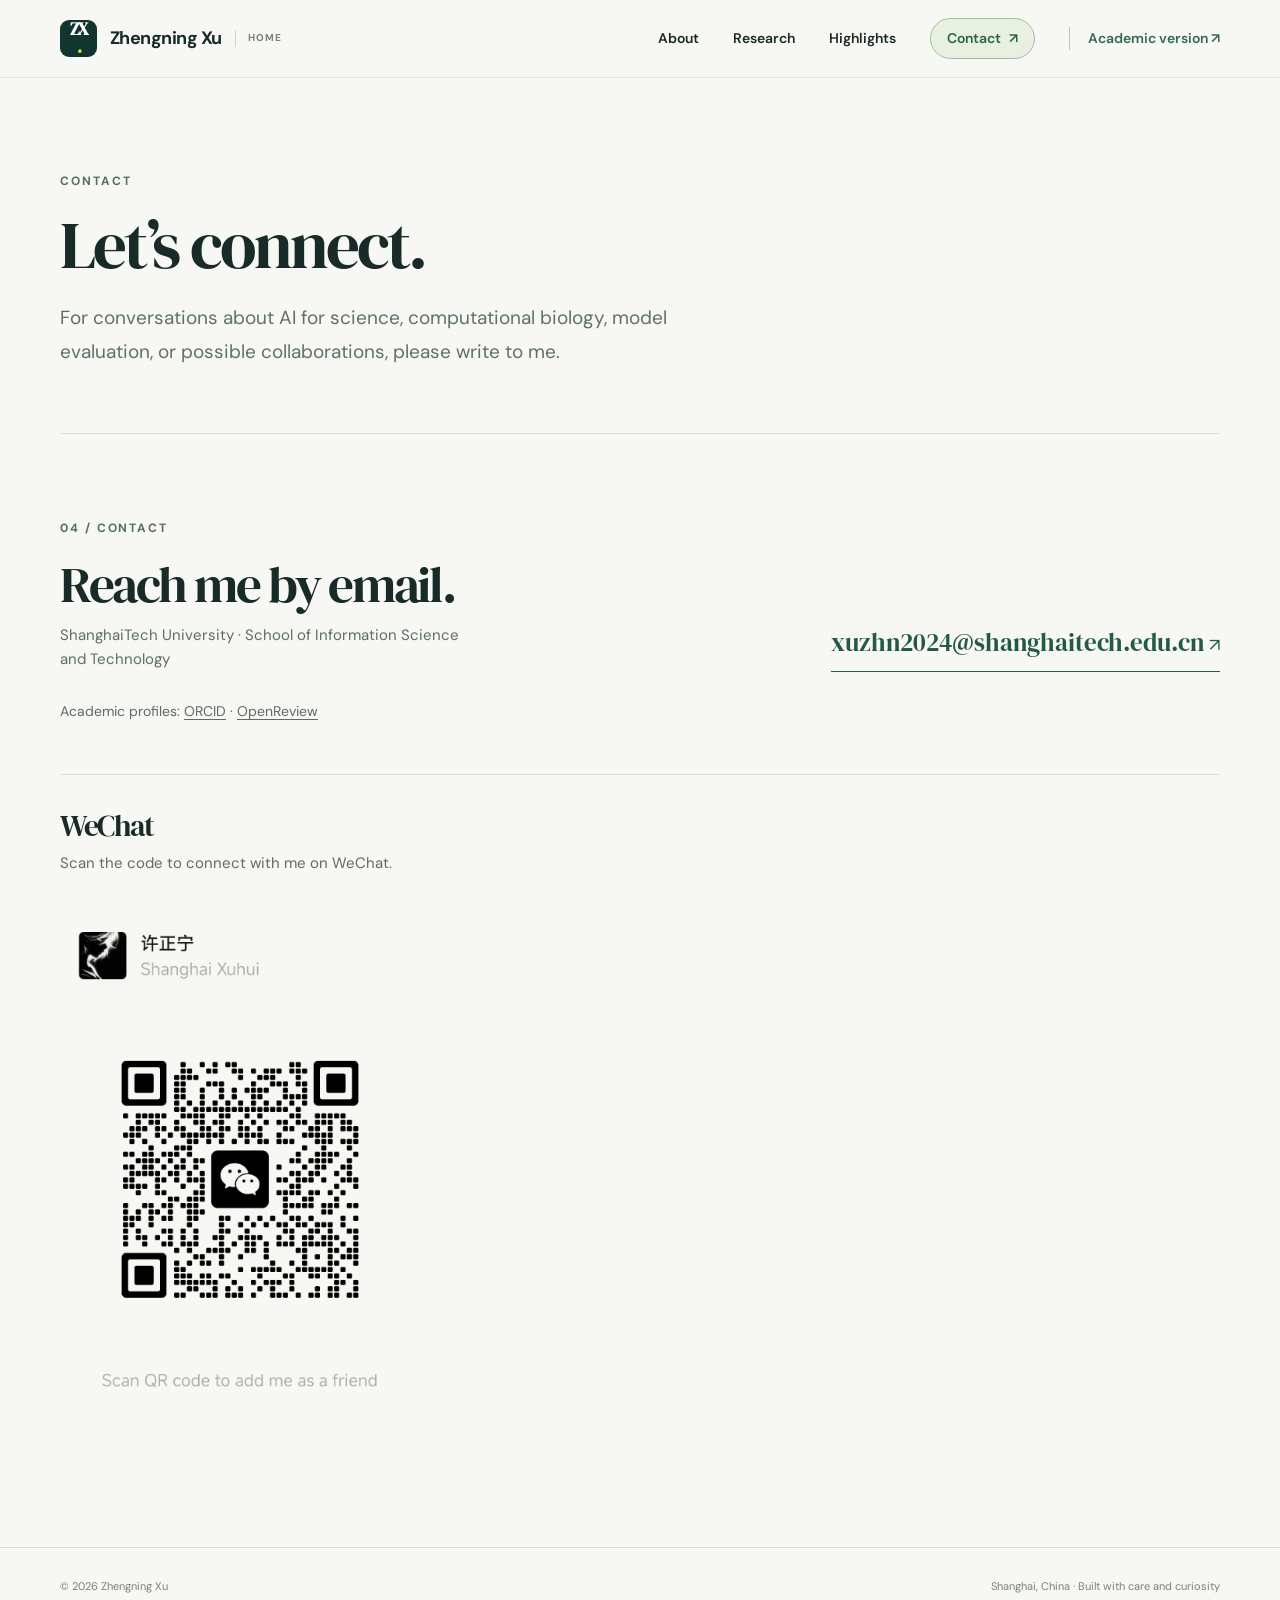
<file: visual/contact.html>
<!doctype html>
<html lang="en">
<head>
  <meta charset="utf-8">
  <meta name="viewport" content="width=device-width, initial-scale=1">
  <meta name="theme-color" content="#f7f7f3">
  <meta name="description" content="Contact Zhengning Xu at ShanghaiTech University.">
  <meta property="og:type" content="website">
  <meta property="og:title" content="Contact · Zhengning Xu">
  <meta property="og:description" content="Contact Zhengning Xu at ShanghaiTech University.">
  <meta property="og:url" content="https://owenxush.github.io/visual/contact.html">
  <title>Contact · Zhengning Xu</title>
  <link rel="canonical" href="https://owenxush.github.io/visual/contact.html">
  <link rel="icon" href="favicon.svg" type="image/svg+xml">
  <link rel="stylesheet" href="styles.css?v=20">
</head>
<body class="inner-page">
  <a class="skip-link" href="#main">Skip to content</a>

  <header class="site-header">
    <div class="shell header-inner">
      <a class="brand" href="index.html" aria-label="Zhengning Xu, home"><span class="brand-mark">ZX<span class="brand-dot">.</span></span><span class="brand-name">Zhengning Xu</span><span class="brand-home">Home</span></a>
      <nav aria-label="Main navigation">
        <a href="about.html">About</a>
        <a href="research.html">Research</a>
        <a href="highlights.html">Highlights</a>
        <a class="nav-contact" href="contact.html" aria-current="page">Contact <span aria-hidden="true">↗</span></a>
        <a class="version-switch" href="../contact.html" aria-label="Open the academic version of this page">Academic version ↗</a>
      </nav>
    </div>
  </header>

  <main id="main">
    <section class="page-intro shell" aria-labelledby="page-title"><p class="section-kicker">Contact</p><h1 id="page-title">Let’s connect.</h1><p>For conversations about AI for science, computational biology, model evaluation, or possible collaborations, please write to me.</p></section>
    <section class="contact-section shell" id="contact" aria-labelledby="contact-title">
      <p class="section-kicker">04 / Contact</p>
      <div class="contact-layout"><div><h2 id="contact-title">Reach me by email.</h2><p>ShanghaiTech University · School of Information Science and Technology</p></div><a href="mailto:xuzhn2024@shanghaitech.edu.cn" class="contact-link">xuzhn2024@shanghaitech.edu.cn <span aria-hidden="true">↗</span></a></div>
      <p class="contact-profile-links">Academic profiles: <a href="https://orcid.org/0009-0003-8633-6559">ORCID</a> · <a href="https://openreview.net/profile?id=%7EZhengning_Xu1">OpenReview</a></p>
      <div class="wechat-contact" id="wechat">
        <h2>WeChat</h2>
        <p>Scan the code to connect with me on WeChat.</p>
        <a class="wechat-qr-link" href="../assets/wechat-qr-code.png" target="_blank" rel="noopener" aria-label="Open full-size WeChat QR code"><img class="wechat-qr" src="../assets/wechat-qr-code.png" width="928" height="1380" alt="Zhengning Xu’s WeChat QR code" loading="lazy"></a>
      </div>
    </section>
  </main>

  <footer class="site-footer"><div class="shell footer-inner"><span>© 2026 Zhengning Xu</span><span>Shanghai, China <span aria-hidden="true">·</span> Built with care and curiosity</span></div></footer>
</body>
</html>
</file>
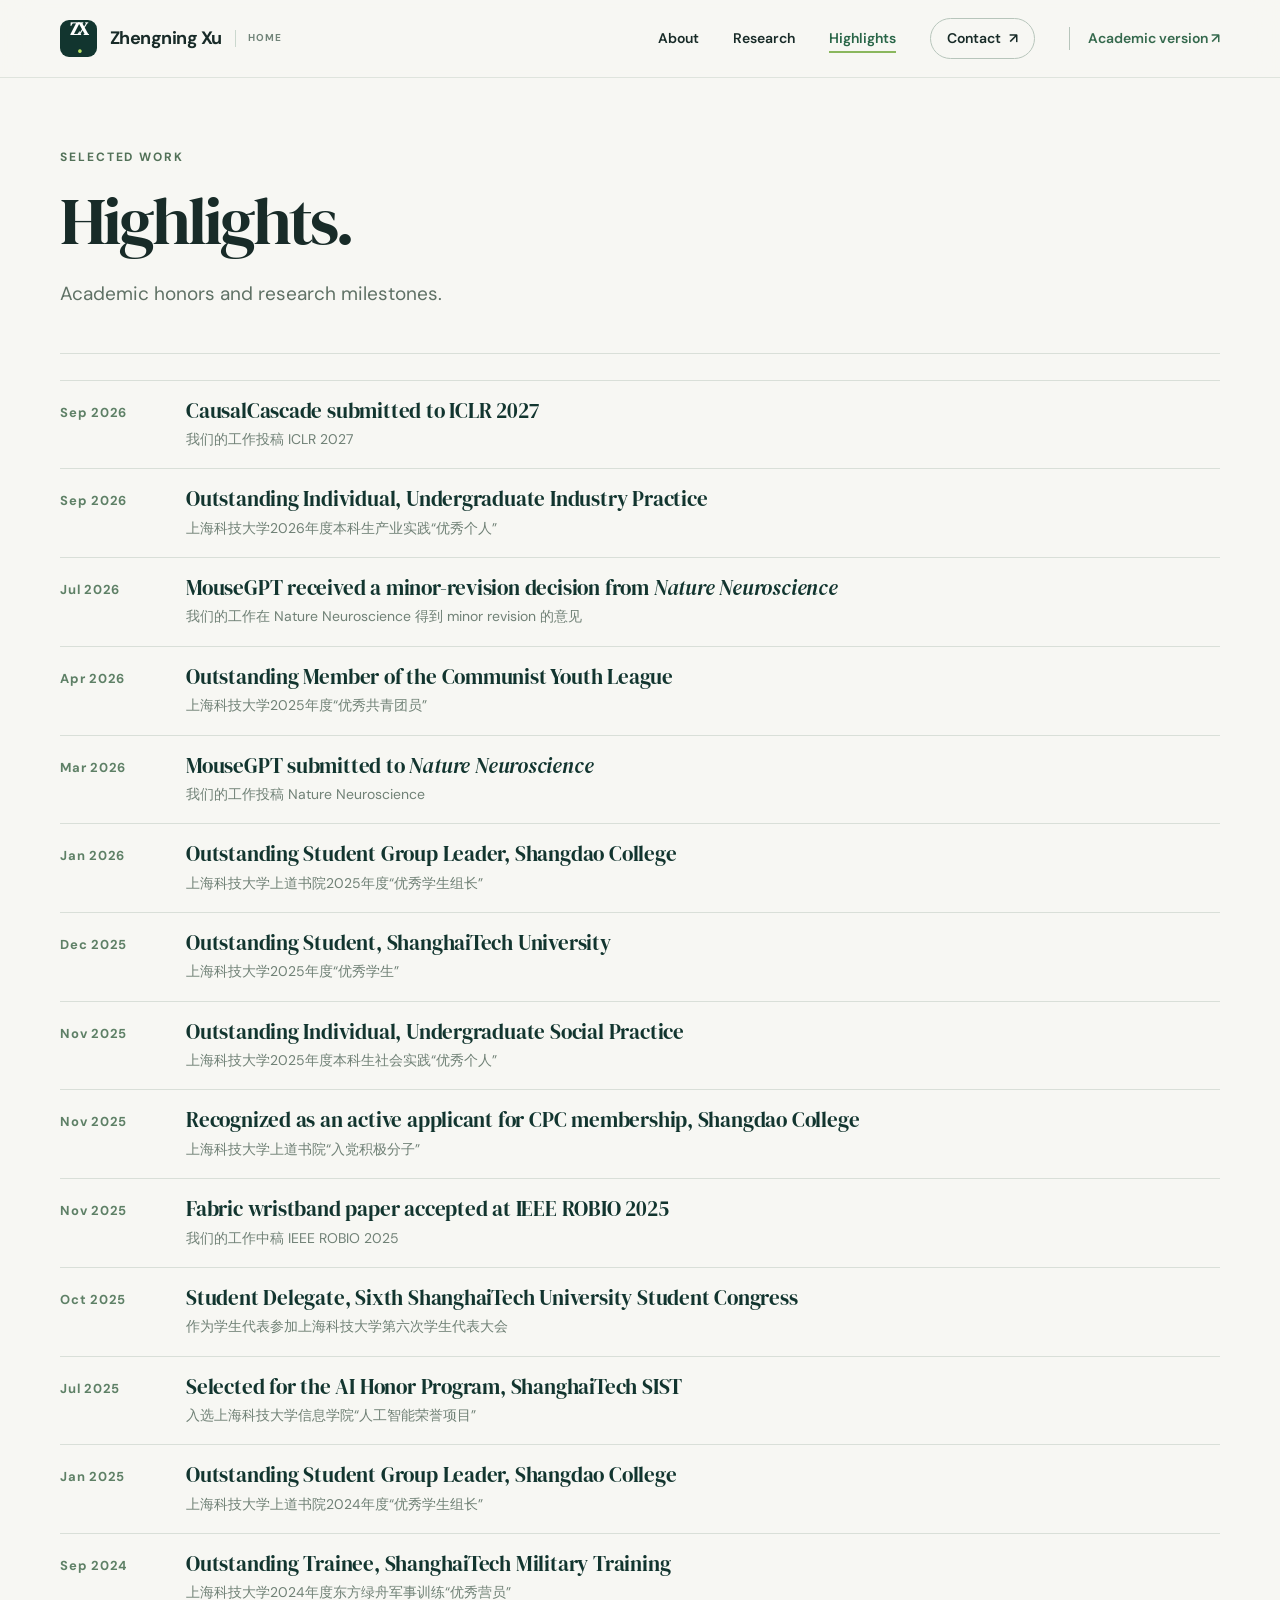
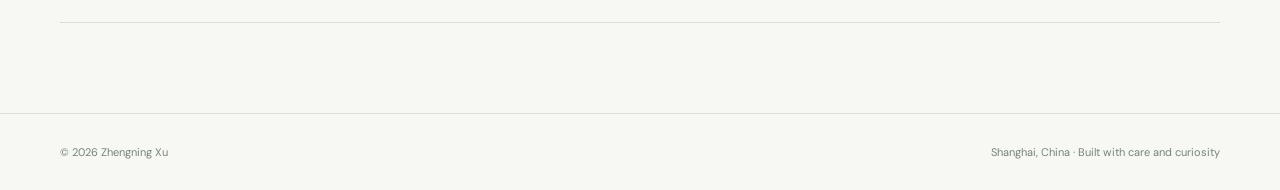
<file: visual/highlights.html>
<!doctype html>
<html lang="en">
<head>
  <meta charset="utf-8">
  <meta name="viewport" content="width=device-width, initial-scale=1">
  <meta name="theme-color" content="#f7f7f3">
  <meta name="description" content="Academic honors and research milestones of Zhengning Xu.">
  <meta property="og:type" content="website">
  <meta property="og:title" content="Highlights · Zhengning Xu">
  <meta property="og:description" content="Academic honors and research milestones of Zhengning Xu.">
  <meta property="og:url" content="https://owenxush.github.io/visual/highlights.html">
  <title>Highlights · Zhengning Xu</title>
  <link rel="canonical" href="https://owenxush.github.io/visual/highlights.html">
  <link rel="icon" href="favicon.svg" type="image/svg+xml">
  <link rel="stylesheet" href="styles.css?v=20">
</head>
<body class="inner-page">
  <a class="skip-link" href="#main">Skip to content</a>

  <header class="site-header">
    <div class="shell header-inner">
      <a class="brand" href="index.html" aria-label="Zhengning Xu, home"><span class="brand-mark">ZX<span class="brand-dot">.</span></span><span class="brand-name">Zhengning Xu</span><span class="brand-home">Home</span></a>
      <nav aria-label="Main navigation">
        <a href="about.html">About</a>
        <a href="research.html">Research</a>
        <a href="highlights.html" aria-current="page">Highlights</a>
        <a class="nav-contact" href="contact.html">Contact <span aria-hidden="true">↗</span></a>
        <a class="version-switch" href="../highlights.html" aria-label="Open the academic version of this page">Academic version ↗</a>
      </nav>
    </div>
  </header>

  <main id="main">
    <section class="page-intro highlights-intro shell" aria-labelledby="page-title"><p class="section-kicker">Selected work</p><h1 id="page-title">Highlights.</h1><p>Academic honors and research milestones.</p></section>

    <section class="milestones-section" aria-label="Honors and research milestones">
      <div class="shell">
        <ol class="milestone-list">
          <li class="milestone">
            <time datetime="2026-09">Sep 2026</time>
            <div><h3>CausalCascade submitted to ICLR 2027</h3><p lang="zh-CN">我们的工作投稿 ICLR 2027</p></div>
          </li>
          <li class="milestone">
            <time datetime="2026-09">Sep 2026</time>
            <div><h3>Outstanding Individual, Undergraduate Industry Practice</h3><p lang="zh-CN">上海科技大学2026年度本科生产业实践“优秀个人”</p></div>
          </li>
          <li class="milestone">
            <time datetime="2026-07">Jul 2026</time>
            <div><h3>MouseGPT received a minor-revision decision from <em>Nature Neuroscience</em></h3><p lang="zh-CN">我们的工作在 Nature Neuroscience 得到 minor revision 的意见</p></div>
          </li>
          <li class="milestone">
            <time datetime="2026-04">Apr 2026</time>
            <div><h3>Outstanding Member of the Communist Youth League</h3><p lang="zh-CN">上海科技大学2025年度“优秀共青团员”</p></div>
          </li>
          <li class="milestone">
            <time datetime="2026-03">Mar 2026</time>
            <div><h3>MouseGPT submitted to <em>Nature Neuroscience</em></h3><p lang="zh-CN">我们的工作投稿 Nature Neuroscience</p></div>
          </li>
          <li class="milestone">
            <time datetime="2026-01">Jan 2026</time>
            <div><h3>Outstanding Student Group Leader, Shangdao College</h3><p lang="zh-CN">上海科技大学上道书院2025年度“优秀学生组长”</p></div>
          </li>
          <li class="milestone">
            <time datetime="2025-12">Dec 2025</time>
            <div><h3>Outstanding Student, ShanghaiTech University</h3><p lang="zh-CN">上海科技大学2025年度“优秀学生”</p></div>
          </li>
          <li class="milestone">
            <time datetime="2025-11">Nov 2025</time>
            <div><h3>Outstanding Individual, Undergraduate Social Practice</h3><p lang="zh-CN">上海科技大学2025年度本科生社会实践“优秀个人”</p></div>
          </li>
          <li class="milestone">
            <time datetime="2025-11">Nov 2025</time>
            <div><h3>Recognized as an active applicant for CPC membership, Shangdao College</h3><p lang="zh-CN">上海科技大学上道书院“入党积极分子”</p></div>
          </li>
          <li class="milestone">
            <time datetime="2025-11">Nov 2025</time>
            <div><h3>Fabric wristband paper accepted at IEEE ROBIO 2025</h3><p lang="zh-CN">我们的工作中稿 IEEE ROBIO 2025</p></div>
          </li>
          <li class="milestone">
            <time datetime="2025-10">Oct 2025</time>
            <div><h3>Student Delegate, Sixth ShanghaiTech University Student Congress</h3><p lang="zh-CN">作为学生代表参加上海科技大学第六次学生代表大会</p></div>
          </li>
          <li class="milestone">
            <time datetime="2025-07">Jul 2025</time>
            <div><h3>Selected for the AI Honor Program, ShanghaiTech SIST</h3><p lang="zh-CN">入选上海科技大学信息学院“人工智能荣誉项目”</p></div>
          </li>
          <li class="milestone">
            <time datetime="2025-01">Jan 2025</time>
            <div><h3>Outstanding Student Group Leader, Shangdao College</h3><p lang="zh-CN">上海科技大学上道书院2024年度“优秀学生组长”</p></div>
          </li>
          <li class="milestone">
            <time datetime="2024-09">Sep 2024</time>
            <div><h3>Outstanding Trainee, ShanghaiTech Military Training</h3><p lang="zh-CN">上海科技大学2024年度东方绿舟军事训练“优秀营员”</p></div>
          </li>
        </ol>
      </div>
    </section>

  </main>

  <footer class="site-footer"><div class="shell footer-inner"><span>© 2026 Zhengning Xu</span><span>Shanghai, China <span aria-hidden="true">·</span> Built with care and curiosity</span></div></footer>
</body>
</html>
</file>
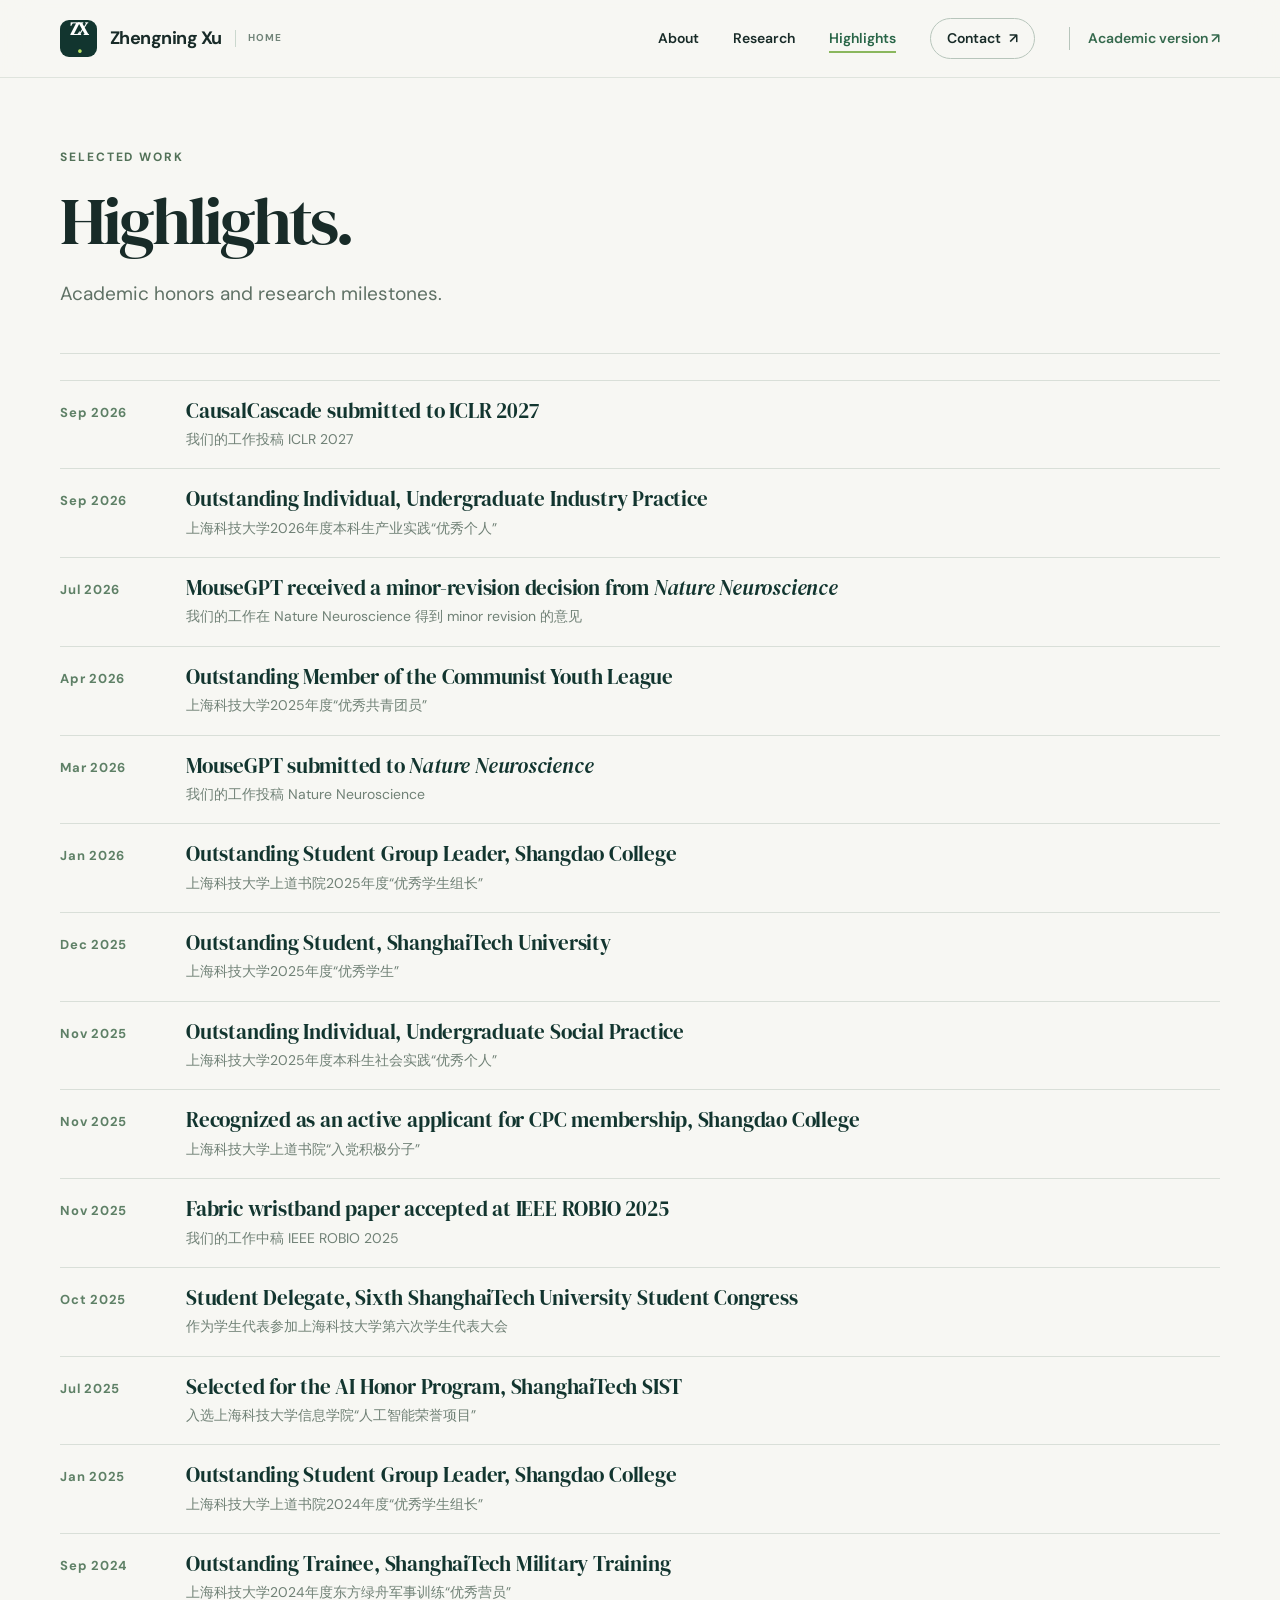
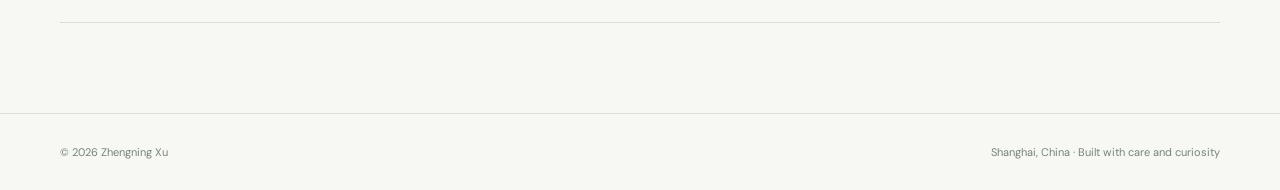
<file: visual/publications.html>
<!doctype html>
<html lang="en">
<head>
  <meta charset="utf-8">
  <meta name="viewport" content="width=device-width, initial-scale=1">
  <meta http-equiv="refresh" content="0; url=highlights.html">
  <link rel="canonical" href="https://owenxush.github.io/visual/highlights.html">
  <title>Highlights · Zhengning Xu</title>
</head>
<body>
  <p>This page has moved to <a href="highlights.html">Highlights</a>.</p>
</body>
</html>
</file>
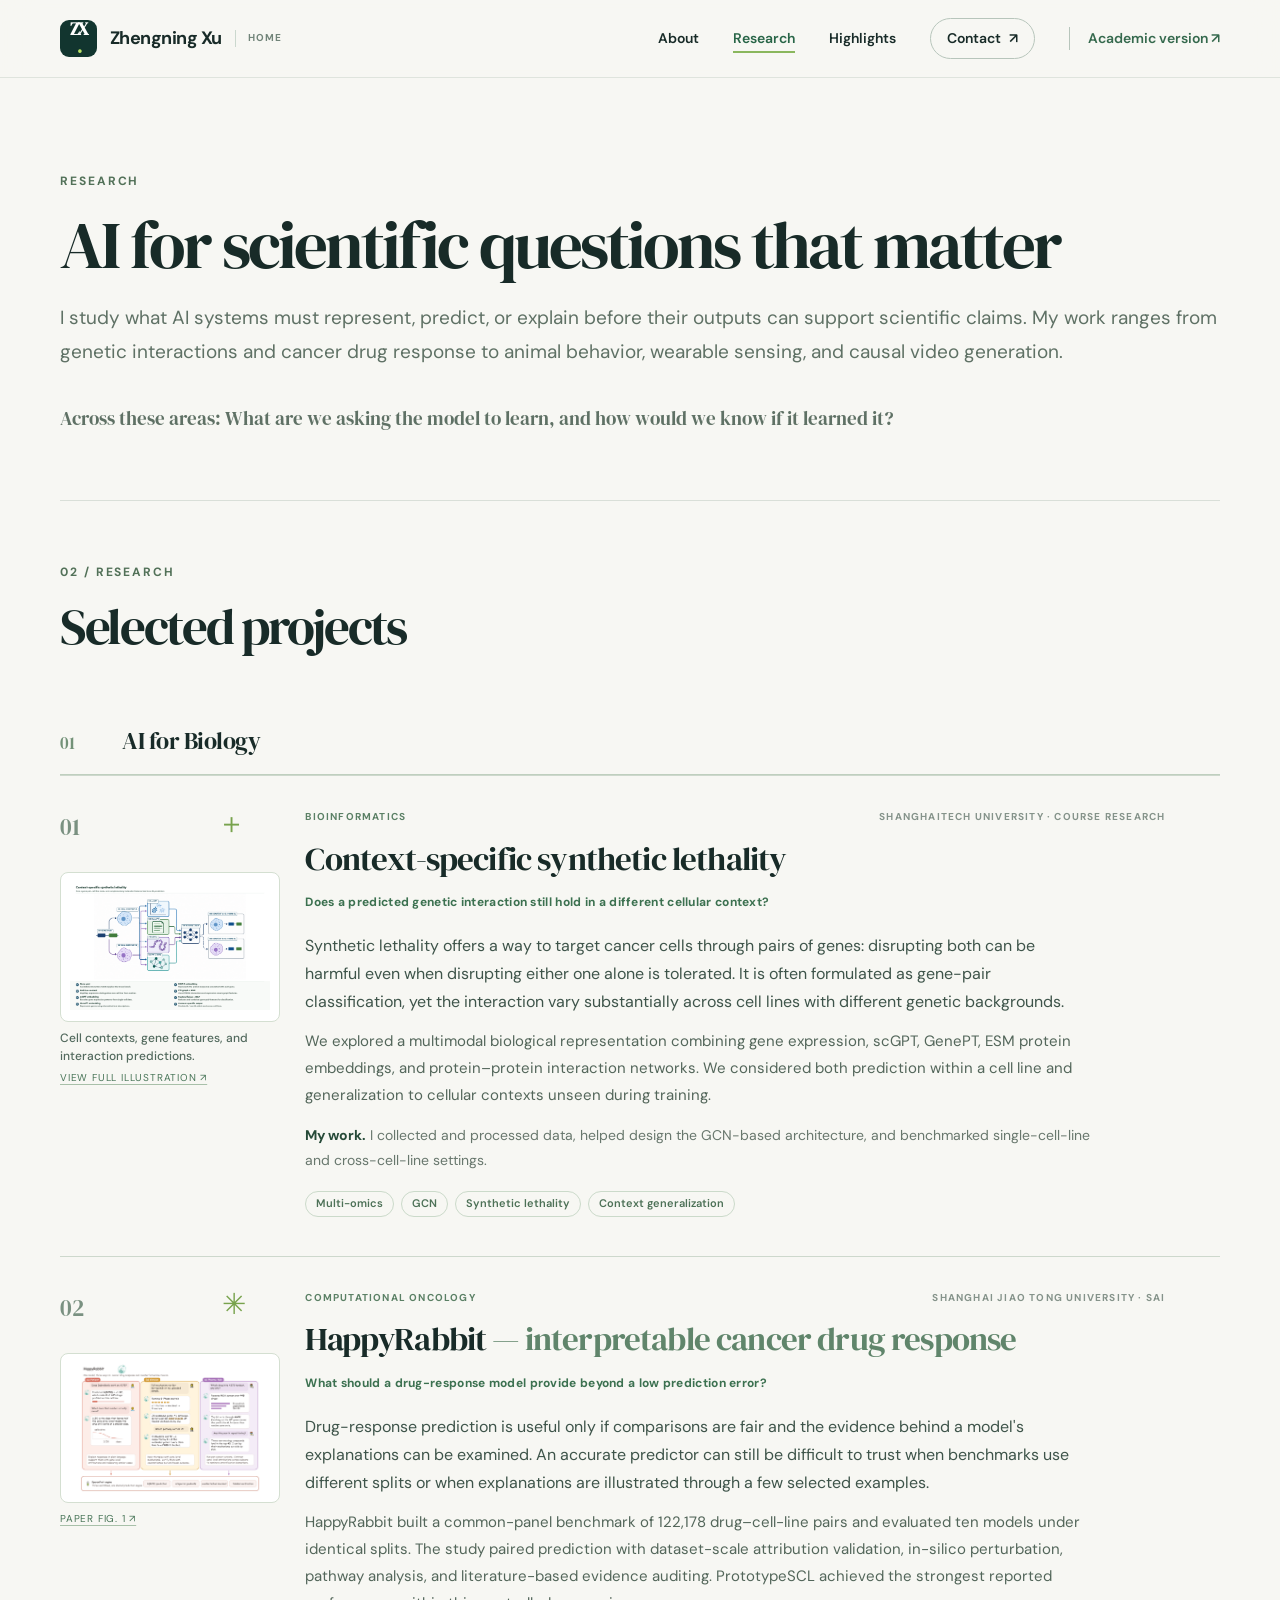
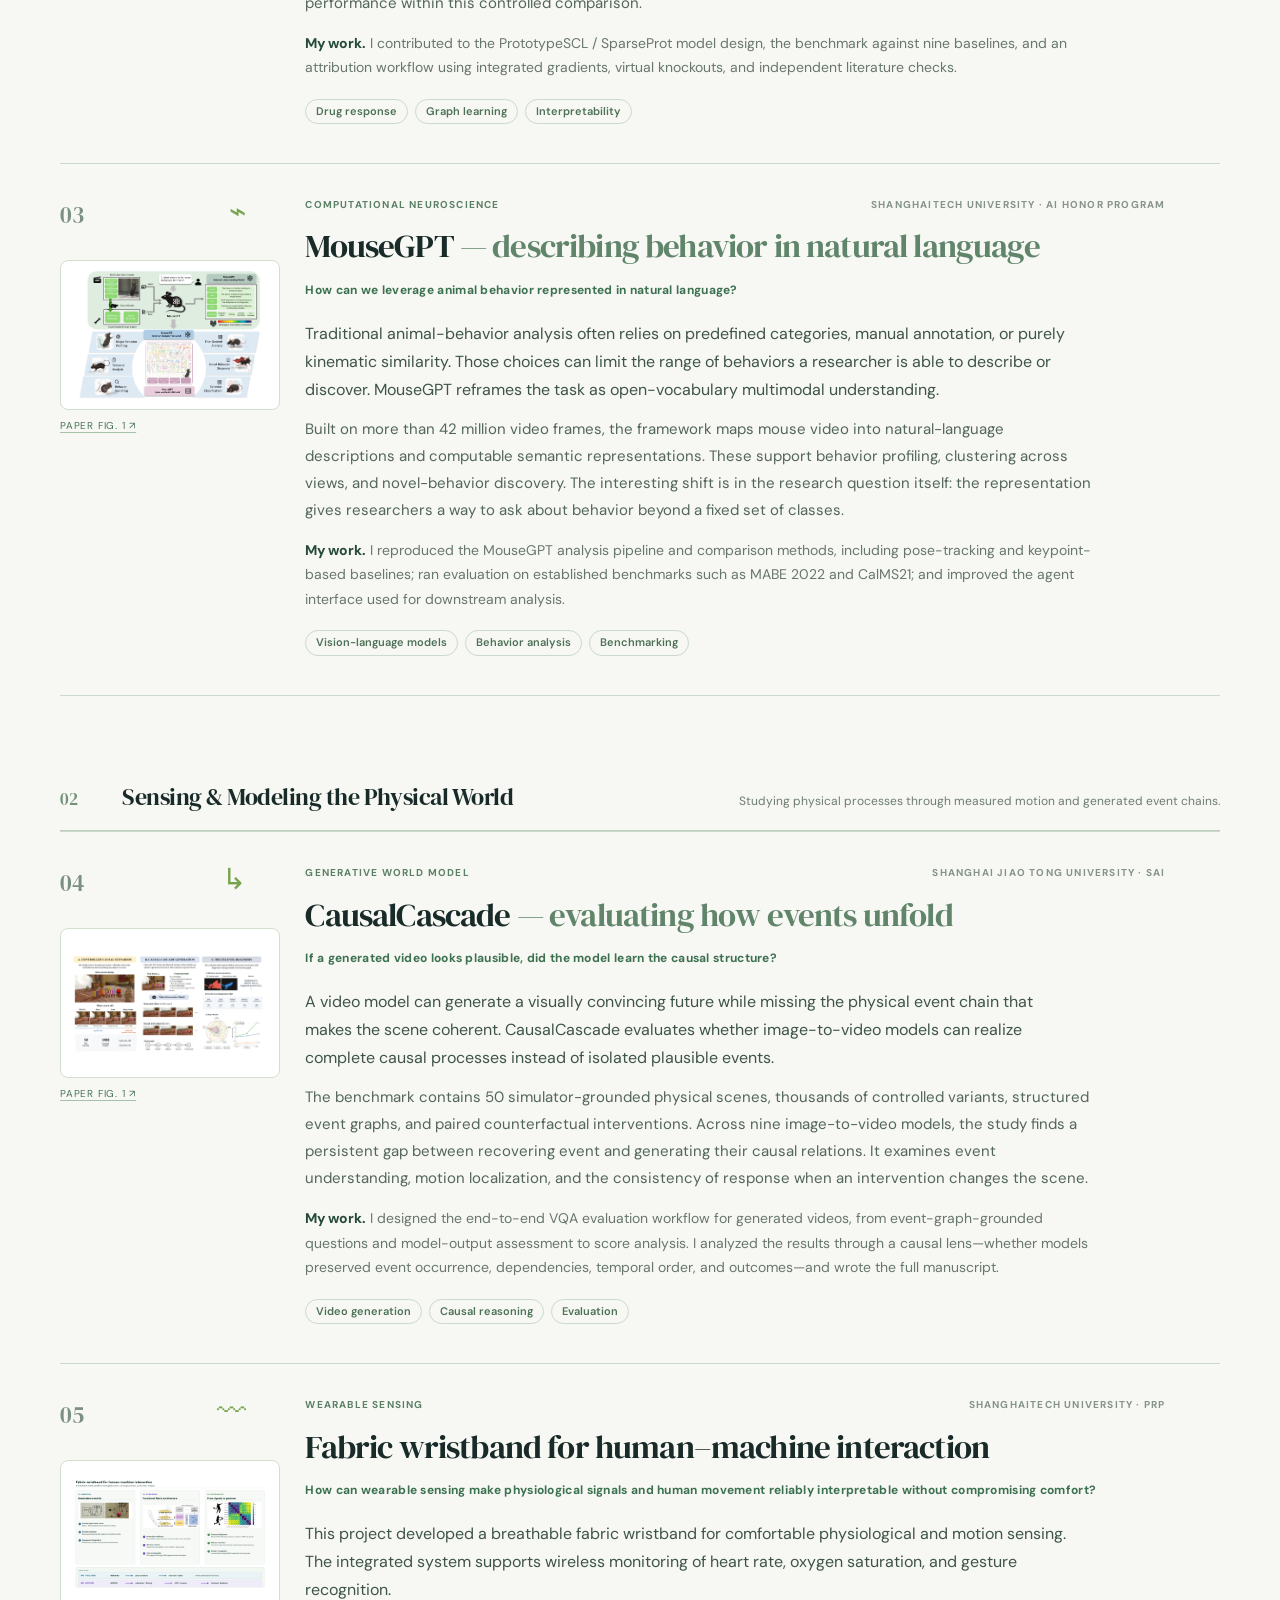
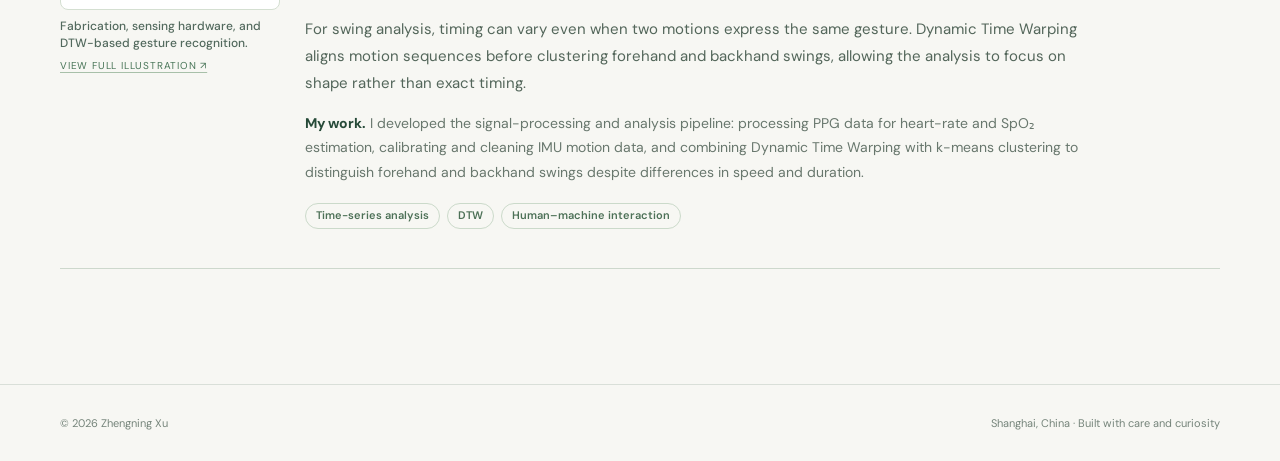
<file: visual/research.html>
<!doctype html>
<html lang="en">
<head>
  <meta charset="utf-8">
  <meta name="viewport" content="width=device-width, initial-scale=1">
  <meta name="theme-color" content="#f7f7f3">
  <meta name="description" content="Research projects by Zhengning Xu in AI for Biology, multimodal behavior analysis, causal video evaluation, and wearable sensing.">
  <meta property="og:type" content="website">
  <meta property="og:title" content="Research · Zhengning Xu">
  <meta property="og:description" content="Research projects by Zhengning Xu in AI for Biology, multimodal behavior analysis, causal video evaluation, and wearable sensing.">
  <meta property="og:url" content="https://owenxush.github.io/visual/research.html">
  <title>Research · Zhengning Xu</title>
  <link rel="canonical" href="https://owenxush.github.io/visual/research.html">
  <link rel="icon" href="favicon.svg" type="image/svg+xml">
  <link rel="stylesheet" href="styles.css?v=20">
</head>
<body class="inner-page">
  <a class="skip-link" href="#main">Skip to content</a>

  <header class="site-header">
    <div class="shell header-inner">
      <a class="brand" href="index.html" aria-label="Zhengning Xu, home"><span class="brand-mark">ZX<span class="brand-dot">.</span></span><span class="brand-name">Zhengning Xu</span><span class="brand-home">Home</span></a>
      <nav aria-label="Main navigation">
        <a href="about.html">About</a>
        <a href="research.html" aria-current="page">Research</a>
        <a href="highlights.html">Highlights</a>
        <a class="nav-contact" href="contact.html">Contact <span aria-hidden="true">↗</span></a>
        <a class="version-switch" href="../research.html" aria-label="Open the academic version of this page">Academic version ↗</a>
      </nav>
    </div>
  </header>

  <main id="main">
    <section class="page-intro shell research-intro" aria-labelledby="page-title">
      <p class="section-kicker">Research</p>
      <h1 id="page-title">AI for scientific questions that matter</h1>
      <p>I study what AI systems must represent, predict, or explain before their outputs can support scientific claims. My work ranges from genetic interactions and cancer drug response to animal behavior, wearable sensing, and causal video generation.</p>
      <p class="research-intro-question">Across these areas: <strong>What are we asking the model to learn, and how would we know if it learned it?</strong></p>
    </section>
    <section class="research-section shell" id="research" aria-labelledby="research-title">
      <div class="section-heading">
        <div><p class="section-kicker">02 / Research</p><h2 id="research-title">Selected projects</h2></div>
      </div>

      <div class="research-area-label" id="biology"><span>01</span><h3>AI for Biology</h3></div>
      <div class="project-list">
        <article class="project" id="synthetic-lethality">
          <div class="project-side">
            <div class="project-index">01 <span class="project-icon" aria-hidden="true">＋</span></div>
            <figure class="project-figure">
              <a href="../assets/research/synthetic-lethality-detailed.png" target="_blank" rel="noopener" aria-label="Open the detailed synthetic lethality project illustration at full size"><img src="../assets/research/synthetic-lethality-detailed.png" alt="Detailed diagram with labeled gene pair, cell contexts, scGPT, GenePT, ESM-2, PPI and GCN, feature fusion and MLP, and context-specific predictions" width="2200" height="1380" loading="lazy" decoding="async"></a>
              <figcaption><span class="project-figure-note">Cell contexts, gene features, and interaction predictions.</span><a href="../assets/research/synthetic-lethality-detailed.png" target="_blank" rel="noopener">View full illustration ↗</a></figcaption>
            </figure>
          </div>
          <div class="project-main">
            <div class="project-topline"><span>Bioinformatics</span><span>ShanghaiTech University · Course research</span></div>
            <h3>Context-specific synthetic lethality</h3>
            <p class="project-question">Does a predicted genetic interaction still hold in a different cellular context?</p>
            <p class="project-summary">Synthetic lethality offers a way to target cancer cells through pairs of genes: disrupting both can be harmful even when disrupting either one alone is tolerated. It is often formulated as gene-pair classification, yet the interaction vary substantially across cell lines with different genetic backgrounds.</p>
            <p class="project-detail">We explored a multimodal biological representation combining gene expression, scGPT, GenePT, ESM protein embeddings, and protein–protein interaction networks. We considered both prediction within a cell line and generalization to cellular contexts unseen during training.</p>
            <p class="project-contribution"><strong>My work.</strong> I collected and processed data, helped design the GCN-based architecture, and benchmarked single-cell-line and cross-cell-line settings.</p>
            <div class="tags"><span>Multi-omics</span><span>GCN</span><span>Synthetic lethality</span><span>Context generalization</span></div>
          </div>
        </article>

        <article class="project" id="happyrabbit">
          <div class="project-side">
            <div class="project-index">02 <span class="project-icon" aria-hidden="true">✳</span></div>
            <figure class="project-figure">
              <a href="../assets/research/happyrabbit-workflows.webp" target="_blank" rel="noopener" aria-label="Open the HappyRabbit workflow figure at full size"><img src="../assets/research/happyrabbit-workflows.webp" alt="HappyRabbit diagram showing patient, clinician, and pharmaceutical research workflows built on a shared prediction and evidence engine" width="1550" height="1100" loading="lazy" decoding="async"></a>
              <figcaption><a href="../assets/research/happyrabbit-workflows.webp" target="_blank" rel="noopener">Paper Fig. 1 ↗</a></figcaption>
            </figure>
          </div>
          <div class="project-main">
            <div class="project-topline"><span>Computational oncology</span><span>Shanghai Jiao Tong University · SAI</span></div>
            <h3>HappyRabbit <span>— interpretable cancer drug response</span></h3>
            <p class="project-question">What should a drug-response model provide beyond a low prediction error?</p>
            <p class="project-summary">Drug-response prediction is useful only if comparisons are fair and the evidence behind a model's explanations can be examined. An accurate predictor can still be difficult to trust when benchmarks use different splits or when explanations are illustrated through a few selected examples.</p>
            <p class="project-detail">HappyRabbit built a common-panel benchmark of 122,178 drug–cell-line pairs and evaluated ten models under identical splits. The study paired prediction with dataset-scale attribution validation, in-silico perturbation, pathway analysis, and literature-based evidence auditing. PrototypeSCL achieved the strongest reported performance within this controlled comparison.</p>
            <p class="project-contribution"><strong>My work.</strong> I contributed to the PrototypeSCL / SparseProt model design, the benchmark against nine baselines, and an attribution workflow using integrated gradients, virtual knockouts, and independent literature checks.</p>
            <div class="tags"><span>Drug response</span><span>Graph learning</span><span>Interpretability</span></div>
          </div>
        </article>

        <article class="project" id="mousegpt">
          <div class="project-side">
            <div class="project-index">03 <span class="project-icon" aria-hidden="true">⌁</span></div>
            <figure class="project-figure">
              <a href="../assets/research/mousegpt-overview.webp" target="_blank" rel="noopener" aria-label="Open the MouseGPT overview figure at full size"><img src="../assets/research/mousegpt-overview.webp" alt="MouseGPT overview from multi-view mouse video and pose input to natural-language behavior descriptions, embeddings, and downstream analysis" width="1700" height="1200" loading="lazy" decoding="async"></a>
              <figcaption><a href="../assets/research/mousegpt-overview.webp" target="_blank" rel="noopener">Paper Fig. 1 ↗</a></figcaption>
            </figure>
          </div>
          <div class="project-main">
            <div class="project-topline"><span>Computational neuroscience</span><span>ShanghaiTech University · AI honor Program</span></div>
            <h3>MouseGPT <span>— describing behavior in natural language</span></h3>
            <p class="project-question">How can we leverage animal behavior represented in natural language?</p>
            <p class="project-summary">Traditional animal-behavior analysis often relies on predefined categories, manual annotation, or purely kinematic similarity. Those choices can limit the range of behaviors a researcher is able to describe or discover. MouseGPT reframes the task as open-vocabulary multimodal understanding.</p>
            <p class="project-detail">Built on more than 42 million video frames, the framework maps mouse video into natural-language descriptions and computable semantic representations. These support behavior profiling, clustering across views, and novel-behavior discovery. The interesting shift is in the research question itself: the representation gives researchers a way to ask about behavior beyond a fixed set of classes.</p>
            <p class="project-contribution"><strong>My work.</strong> I reproduced the MouseGPT analysis pipeline and comparison methods, including pose-tracking and keypoint-based baselines; ran evaluation on established benchmarks such as MABE 2022 and CalMS21; and improved the agent interface used for downstream analysis.</p>
            <div class="tags"><span>Vision-language models</span><span>Behavior analysis</span><span>Benchmarking</span></div>
          </div>
        </article>

      </div>

      <div class="research-area-label physical-world-label" id="world-models"><span>02</span><h3>Sensing &amp; Modeling the Physical World</h3><p>Studying physical processes through measured motion and generated event chains.</p></div>
      <div class="project-list">
        <article class="project" id="causalcascade">
          <div class="project-side">
            <div class="project-index">04 <span class="project-icon" aria-hidden="true">↳</span></div>
            <figure class="project-figure">
              <a href="../assets/research/causalcascade-overview.webp" target="_blank" rel="noopener" aria-label="Open the CausalCascade benchmark overview at full size"><img src="../assets/research/causalcascade-overview.webp" alt="CausalCascade paper overview: controlled physical scenes and interventions, simulator-grounded video generation, and multi-level evaluation of motion and causal correctness" width="1680" height="830" loading="lazy" decoding="async"></a>
              <figcaption><a href="../assets/research/causalcascade-overview.webp" target="_blank" rel="noopener">Paper Fig. 1 ↗</a></figcaption>
            </figure>
          </div>
          <div class="project-main">
            <div class="project-topline"><span>Generative world model</span><span>Shanghai Jiao Tong University · SAI</span></div>
            <h3>CausalCascade <span>— evaluating how events unfold</span></h3>
            <p class="project-question">If a generated video looks plausible, did the model learn the causal structure?</p>
            <p class="project-summary">A video model can generate a visually convincing future while missing the physical event chain that makes the scene coherent. CausalCascade evaluates whether image-to-video models can realize complete causal processes instead of isolated plausible events.</p>
            <p class="project-detail">The benchmark contains 50 simulator-grounded physical scenes, thousands of controlled variants, structured event graphs, and paired counterfactual interventions. Across nine image-to-video models, the study finds a persistent gap between recovering event and generating their causal relations. It examines event understanding, motion localization, and the consistency of response when an intervention changes the scene.</p>
            <p class="project-contribution"><strong>My work.</strong> I designed the end-to-end VQA evaluation workflow for generated videos, from event-graph-grounded questions and model-output assessment to score analysis. I analyzed the results through a causal lens—whether models preserved event occurrence, dependencies, temporal order, and outcomes—and wrote the full manuscript.</p>
            <div class="tags"><span>Video generation</span><span>Causal reasoning</span><span>Evaluation</span></div>
          </div>
        </article>

        <article class="project" id="wristband">
          <div class="project-side">
            <div class="project-index">05 <span class="project-icon" aria-hidden="true">〰</span></div>
            <figure class="project-figure">
              <a href="../assets/research/wristband-paper-overview.png" target="_blank" rel="noopener" aria-label="Open the paper-grounded fabric wristband project overview at full size"><img src="../assets/research/wristband-paper-overview.png" alt="Paper-grounded overview of the fabric wristband: liquid-metal circuit printing, breathable multilayer architecture, PPG and IMU hardware, and DTW-based forehand and backhand recognition" width="2400" height="1400" loading="lazy" decoding="async"></a>
              <figcaption><span class="project-figure-note">Fabrication, sensing hardware, and DTW-based gesture recognition.</span><a href="../assets/research/wristband-paper-overview.png" target="_blank" rel="noopener">View full illustration ↗</a></figcaption>
            </figure>
          </div>
          <div class="project-main">
            <div class="project-topline"><span>Wearable sensing</span><span>ShanghaiTech University · PRP</span></div>
            <h3>Fabric wristband for human–machine interaction</h3>
            <p class="project-question">How can wearable sensing make physiological signals and human movement reliably interpretable without compromising comfort?</p>
            <p class="project-summary">This project developed a breathable fabric wristband for comfortable physiological and motion sensing. The integrated system supports wireless monitoring of heart rate, oxygen saturation, and gesture recognition.</p>
            <p class="project-detail">For swing analysis, timing can vary even when two motions express the same gesture. Dynamic Time Warping aligns motion sequences before clustering forehand and backhand swings, allowing the analysis to focus on shape rather than exact timing.</p>
            <p class="project-contribution"><strong>My work.</strong> I developed the signal-processing and analysis pipeline: processing PPG data for heart-rate and SpO₂ estimation, calibrating and cleaning IMU motion data, and combining Dynamic Time Warping with k-means clustering to distinguish forehand and backhand swings despite differences in speed and duration.</p>
            <div class="tags"><span>Time-series analysis</span><span>DTW</span><span>Human–machine interaction</span></div>
          </div>
        </article>
      </div>
    </section>

  </main>

  <footer class="site-footer"><div class="shell footer-inner"><span>© 2026 Zhengning Xu</span><span>Shanghai, China <span aria-hidden="true">·</span> Built with care and curiosity</span></div></footer>
</body>
</html>
</file>
<file: styles.css>
:root {
  --ink: #383f46;
  --muted: #657079;
  --line: #e1e5e8;
  --link: #205b91;
  --paper: #ffffff;
  --soft: #f7f9fa;
}

* { box-sizing: border-box; }
html { scroll-behavior: smooth; scroll-padding-top: 82px; scrollbar-gutter: stable; }
body { margin: 0; background: var(--paper); color: var(--ink); font: 16px/1.65 -apple-system, BlinkMacSystemFont, "Segoe UI", Arial, sans-serif; -webkit-font-smoothing: antialiased; }
img { max-width: 100%; }
a { color: var(--link); text-decoration: none; }
a:hover { text-decoration: underline; }
a:focus-visible { outline: 2px solid var(--link); outline-offset: 3px; }
h1, h2, h3, p { margin-top: 0; }
.shell { width: min(calc(100% - 72px), 1260px); margin-inline: auto; }
.skip-link { position: absolute; top: -60px; left: 12px; z-index: 30; padding: 8px 12px; background: var(--ink); color: white; }
.skip-link:focus { top: 10px; }

.site-header { background: white; border-bottom: 1px solid var(--line); }
.header-inner { min-height: 62px; display: flex; align-items: center; justify-content: space-between; gap: 24px; }
.brand { color: #414b54; font-size: 15px; font-weight: 700; white-space: nowrap; }
.brand:hover { color: var(--link); }
.site-nav { display: flex; align-items: center; flex-wrap: wrap; gap: 27px; }
.site-nav a { color: #69747d; font-size: 14px; font-weight: 600; white-space: nowrap; }
.site-nav a:hover, .site-nav a[aria-current="page"] { color: var(--link); }
.site-nav .view-switch { padding-left: 17px; border-left: 1px solid var(--line); color: var(--link); }
.site-nav a[aria-current="page"] { text-decoration: underline; text-underline-offset: 6px; }

.page-frame { display: grid; grid-template-columns: 220px minmax(0, 1fr); align-items: start; gap: 55px; padding-block: 47px 80px; }
.profile-sidebar { position: sticky; top: 30px; min-width: 0; }
.profile-photo { display: block; width: 168px; height: 168px; margin: 0 0 17px; border: 1px solid var(--line); border-radius: 50%; overflow: hidden; }
.profile-photo img { display: block; width: 100%; height: 100%; object-fit: cover; }
.profile-name { margin: 0 0 7px; color: #333b43; font-size: 23px; font-weight: 700; line-height: 1.25; }
.profile-name span { display: block; margin-top: 3px; font-size: 17px; font-weight: 500; }
.profile-affiliation { margin: 0 0 13px; color: #4e5962; font-size: 14px; line-height: 1.55; }
.profile-focus { margin: 16px 0; padding-top: 15px; border-top: 1px solid var(--line); color: #59656e; font-size: 14px; line-height: 1.6; }
.profile-links { display: grid; gap: 6px; margin: 0; padding: 0; list-style: none; font-size: 14px; }
.profile-links a { font-weight: 500; }
.profile-links .location { color: var(--muted); }

.page-main { min-width: 0; max-width: 960px; }
.page-main .shell, .page-main section > .shell { width: 100%; max-width: none; margin: 0; }
.academic-section { margin-bottom: 34px; }
.academic-section h1, .page-intro h1 { margin: 0 0 15px; color: #39434b; font-size: 29px; font-weight: 700; line-height: 1.25; letter-spacing: -.02em; }
.academic-section h2, .research-section h2, .page-intro h2 { margin: 0 0 14px; padding-bottom: 7px; border-bottom: 1px solid var(--line); color: #404a52; font-size: 21px; font-weight: 700; line-height: 1.35; }
.academic-section p { margin-bottom: 12px; }
.academic-section ul { margin: 0; padding-left: 21px; }
.academic-section li { margin-bottom: 7px; }
.intro-section p { max-width: 870px; }
.intro-section .cv-links { margin-top: 16px; color: var(--muted); font-size: 15px; }
.intro-section .cv-links a { text-decoration: underline; text-underline-offset: 3px; }
.fact-list strong { color: #3b454d; }
.entry-list { margin: 0; padding: 0; list-style: none; }
.entry-list li { margin: 0; padding: 10px 0; border-bottom: 1px solid #edf0f1; }
.entry-list li:first-child { padding-top: 0; }
.entry-list .entry-title { font-weight: 700; }
.entry-list .entry-meta { color: var(--muted); font-size: 14px; }
.entry-list p { margin: 4px 0 0; color: #57626b; font-size: 15px; }
.news-list { margin: 0; padding: 0; list-style: none; }
.news-list li { display: grid; grid-template-columns: 96px minmax(0, 1fr); gap: 10px; margin: 0 0 9px; }
.news-list time { color: #626e77; font-size: 14px; font-weight: 600; white-space: nowrap; }
.section-more { display: inline-block; margin-top: 7px; font-size: 14px; }

.page-intro { margin: 0 0 30px; padding: 0 0 12px; border-bottom: 1px solid var(--line); }
.page-intro h1 { margin-bottom: 9px; }
.page-intro > p { max-width: 850px; margin: 0 0 8px; color: #606b73; }
.research-intro > p { max-width: none; }
.section-kicker { display: none; }
.about-bilingual { margin-bottom: 18px; }
.about-bilingual > p:first-child { margin-bottom: 4px; }
.about-translation { color: #727d85; font-size: 14px; line-height: 1.7; }
.about-facts { display: grid; grid-template-columns: repeat(2, minmax(0, 1fr)); gap: 20px; margin-top: 25px; }
.about-facts > div { padding-top: 11px; border-top: 1px solid var(--line); }
.about-facts p { margin-bottom: 7px; }
.meta-label { display: block; margin-bottom: 7px; color: #414b53; font-size: 15px; font-weight: 700; }

.research-section { padding: 0; }
.section-heading h2 { margin-bottom: 22px; }
.research-area-label { display: flex; align-items: baseline; gap: 11px; margin: 29px 0 0; padding-bottom: 7px; border-bottom: 1px solid var(--line); }
.research-area-label > span { color: #8c969d; font-size: 13px; }
.research-area-label h3 { margin: 0; color: #424d55; font-size: 18px; font-weight: 700; }
.research-area-label p { margin: 0 0 0 auto; color: var(--muted); font-size: 13px; text-align: right; }
.project { display: grid; grid-template-columns: 160px minmax(0, 1fr); gap: 24px; padding: 24px 0 27px; border-bottom: 1px solid var(--line); }
.project-side { min-width: 0; }
.project-index { color: #89949c; font-size: 12px; font-weight: 600; }
.project-icon { display: none; }
.project-figure { margin: 9px 0 0; }
.project-figure > a { display: block; height: 115px; padding: 4px; border: 1px solid #e0e5e7; background: white; }
.project-figure img { display: block; width: 100%; height: 100%; object-fit: contain; }
.project-figure figcaption { margin-top: 6px; color: var(--muted); font-size: 11px; line-height: 1.4; }
.project-figure figcaption a { display: inline-block; margin-top: 3px; }
.project-figure-note { display: block; }
.project-topline { display: flex; flex-wrap: wrap; justify-content: space-between; gap: 7px 20px; margin: 1px 0 5px; color: #6f7a83; font-size: 12px; }
.project h3 { margin: 0 0 9px; color: #374149; font-size: 20px; font-weight: 700; line-height: 1.35; }
.project h3 span { color: #5b6871; font-weight: 500; }
.project-summary, .project-detail, .project-contribution { margin: 0 0 9px; color: #4d5962; font-size: 15px; line-height: 1.65; }
.project-contribution { margin-bottom: 0; }
.project-contribution strong { color: #39434b; }

.milestones-section { padding: 0; }
.milestone-list { margin: 0; padding: 0; list-style: none; }
.milestone { display: grid; grid-template-columns: 95px minmax(0, 1fr); gap: 12px; padding: 11px 0; border-bottom: 1px solid var(--line); }
.milestone:first-child { padding-top: 0; }
.milestone time { padding-top: 2px; color: #68747d; font-size: 13px; font-weight: 600; white-space: nowrap; }
.milestone h3 { margin: 0; color: #3f4951; font-size: 16px; font-weight: 600; line-height: 1.45; }
.milestone p { margin: 3px 0 0; color: #77828a; font-size: 14px; line-height: 1.5; }

.contact-section h2 { margin-bottom: 10px; }
.contact-section p { margin-bottom: 8px; }
.contact-link { font-weight: 600; overflow-wrap: anywhere; }
.wechat-qr-link { display: inline-block; max-width: 100%; }
.wechat-qr { display: block; width: min(100%, 360px); height: auto; }
.site-footer { border-top: 1px solid var(--line); }
.footer-inner { min-height: 62px; display: flex; align-items: center; justify-content: space-between; gap: 15px; color: #8a949b; font-size: 12px; }

@media (max-width: 930px) {
  .shell { width: min(calc(100% - 48px), 1260px); }
  .page-frame { grid-template-columns: 185px minmax(0, 1fr); gap: 28px; }
  .profile-photo { width: 150px; height: 150px; }
  .research-area-label p { display: none; }
}
@media (max-width: 700px) {
  .shell { width: min(calc(100% - 32px), 1260px); }
  .header-inner { align-items: flex-start; flex-direction: column; gap: 7px; padding: 10px 0; }
  .site-nav { gap: 14px; }
  .site-nav a { font-size: 13px; }
  .site-nav .view-switch { padding-left: 0; border-left: 0; }
  .page-frame { display: block; padding-block: 25px 55px; }
  .profile-sidebar { position: static; display: grid; grid-template-columns: 92px minmax(0, 1fr); column-gap: 17px; margin-bottom: 28px; padding-bottom: 22px; border-bottom: 1px solid var(--line); }
  .profile-photo { grid-row: span 4; width: 92px; height: 92px; margin: 0; }
  .profile-name { font-size: 20px; }
  .profile-name span { display: inline; font-size: 15px; }
  .profile-affiliation { margin-bottom: 5px; }
  .profile-focus { display: none; }
  .profile-links { display: flex; flex-wrap: wrap; gap: 5px 16px; }
  .profile-links .location { display: none; }
  .project { grid-template-columns: 110px minmax(0, 1fr); gap: 14px; }
  .project-figure > a { height: 85px; }
  .project h3 { font-size: 18px; }
  .project-topline { font-size: 11px; }
  .about-facts { grid-template-columns: 1fr; }
  .footer-inner { align-items: flex-start; flex-direction: column; justify-content: center; gap: 2px; padding-block: 12px; }
}
@media (max-width: 480px) {
  .project { display: block; }
  .project-side { float: left; width: 115px; margin: 0 14px 8px 0; }
  .project-main::after { content: ""; display: block; clear: both; }
  .news-list li, .milestone { grid-template-columns: 78px minmax(0, 1fr); gap: 7px; }
}
@media (prefers-reduced-motion: reduce) { html { scroll-behavior: auto; } }
</file>
<file: visual/styles.css>
@import url('https://fonts.googleapis.com/css2?family=DM+Sans:wght@400;500;600;700&family=DM+Serif+Display:ital@0;1&display=swap');

:root{--paper:#f7f7f3;--white:#fff;--ink:#182b28;--muted:#5c6c67;--line:#d9dfd8;--dark:#12352f;--accent:#b8e166;--soft:#eaf0e5;--serif:'DM Serif Display',Georgia,serif;--sans:'DM Sans',-apple-system,BlinkMacSystemFont,'Segoe UI',sans-serif}
*{box-sizing:border-box}
html{scroll-behavior:smooth;scroll-padding-top:86px}
body{margin:0;background:var(--paper);color:var(--ink);font-family:var(--sans);font-size:17px;line-height:1.65;-webkit-font-smoothing:antialiased}
a{color:inherit;text-decoration:none}
button,a{-webkit-tap-highlight-color:transparent}
a:focus-visible{outline:3px solid #6b9e28;outline-offset:4px;border-radius:3px}
::selection{background:var(--accent);color:var(--dark)}
.shell{width:min(calc(100% - 80px),1160px);margin-inline:auto}
.skip-link{position:absolute;left:14px;top:-60px;z-index:20;padding:8px 14px;background:var(--dark);color:var(--white)}
.skip-link:focus{top:10px}
.site-header{height:78px;position:sticky;top:0;z-index:10;background:rgba(247,247,243,.93);border-bottom:1px solid rgba(217,223,216,.8);backdrop-filter:blur(16px)}
.header-inner{height:100%;display:flex;align-items:center;justify-content:space-between;gap:30px}
.brand{display:inline-flex;align-items:center;gap:13px;white-space:nowrap;font-weight:700;letter-spacing:-.03em;transition:color .2s}
.brand-mark{width:37px;height:37px;display:grid;place-items:center;background:var(--dark);border-radius:9px;color:var(--white);font-family:var(--serif);font-size:17px;line-height:1;letter-spacing:-.09em}
.brand-dot{color:var(--accent)}
.brand-name{font-size:18px}
.brand-home{padding-left:12px;border-left:1px solid #cbd8ce;color:#718479;font-size:10px;font-weight:700;letter-spacing:.12em;text-transform:uppercase}
.brand:hover .brand-name,.brand:hover .brand-home{color:#286547}
nav{display:flex;align-items:center;gap:34px;font-size:14px;font-weight:600}
nav a{transition:color .2s}
nav a:hover{color:#558326}
nav a[aria-current="page"]{color:#286547}
nav a[aria-current="page"]:not(.nav-contact){text-decoration:underline;text-decoration-color:#8ab75d;text-decoration-thickness:2px;text-underline-offset:8px}
.nav-contact{padding:8px 16px;border:1px solid #b7c5bb;border-radius:999px}
.nav-contact:hover{border-color:#558326}
.nav-contact[aria-current="page"]{background:#e8f0e2;border-color:#9fbea0}
.nav-contact span{padding-left:5px}
.hero{min-height:650px;display:grid;grid-template-columns:minmax(0,1.07fr) minmax(360px,.93fr);align-items:center;gap:50px;padding-block:82px 92px}
.hero-copy,.hero-intro,.hero-intro .eyebrow{min-width:0}
.eyebrow,.section-kicker{margin:0;color:#527158;text-transform:uppercase;letter-spacing:.16em;font-size:12px;font-weight:700}
.eyebrow{display:flex;align-items:center;gap:10px;overflow-wrap:anywhere}
.signal{height:8px;width:8px;border-radius:50%;background:#75a93b;box-shadow:0 0 0 4px #e0ecd2}
.hero-intro{display:flex;align-items:center;gap:18px}
.hero-avatar{width:72px;height:72px;flex:none;object-fit:cover;border:2px solid #c7d6c1;border-radius:50%;background:#eaf0e5}
h1,h2,h3,p{margin-top:0}
h1,h2{font-family:var(--serif);font-weight:400;letter-spacing:-.045em}
h1{font-size:clamp(54px,5.6vw,84px);line-height:1.09;max-width:680px;margin:25px 0 27px}
h1 em{color:#407a58;font-weight:400}
.hero-lede{max-width:535px;color:#51635c;font-size:20px;line-height:1.75;margin-bottom:31px}
.hero-followup{max-width:535px;color:#607268;font-size:16px;line-height:1.7}
.hero-cv{max-width:535px;margin:20px 0 0;color:#607268;font-size:14px;line-height:1.6}
.hero-cv a{color:#3e7450;text-decoration:underline;text-underline-offset:3px;font-weight:700}
.hero-social{display:flex;gap:24px;margin-top:24px;color:#3e7450;font-size:13px;font-weight:700}
.hero-social a{border-bottom:1px solid #9fbea4;padding-bottom:4px}
.hero-social a:hover{color:#6a9d36}
.hero-evidence{padding:32px 34px 27px;border:1px solid #d7e2d4;border-top:3px solid #8db76c;border-radius:6px;background:#ebf1e7}
.hero-evidence-kicker{margin:0;color:#54785d;text-transform:uppercase;letter-spacing:.15em;font-size:11px;font-weight:700}
.hero-evidence h2{max-width:380px;margin:12px 0 17px;font-size:32px;line-height:1.2}
.hero-evidence-item{display:grid;grid-template-columns:154px 1fr;align-items:center;gap:12px;padding:15px 0;border-top:1px solid #cad9c8}
.hero-evidence-item strong{color:#1b4c3a;font-family:var(--serif);font-size:40px;font-weight:400;letter-spacing:-.035em;line-height:1}
.hero-evidence-item strong span{color:#4c8655}
.hero-evidence-item b{display:block;color:#254838;font-size:14px;line-height:1.4}
.hero-evidence-item p{color:#637568;font-size:13px;line-height:1.55;margin:3px 0 0}
.hero-highlight-list{border-top:1px solid #cad9c8}
.hero-highlight-item{display:grid;grid-template-columns:82px 1fr;gap:12px;padding:13px 0;border-bottom:1px solid #cad9c8}
.hero-highlight-item time{padding-top:2px;color:#54785d;font-size:11px;font-weight:700;letter-spacing:.08em;text-transform:uppercase}
.hero-highlight-item b{display:block;color:#254838;font-size:14px;line-height:1.4}
.hero-highlight-item p{margin:3px 0 0;color:#637568;font-size:13px;line-height:1.5;white-space:nowrap;overflow:hidden;text-overflow:ellipsis}
.hero-highlight-item a{text-decoration:underline;text-decoration-color:#9fbea4;text-underline-offset:2px}
.hero-highlight-item a:hover{color:#3e7450}
.hero-experience{margin-top:21px;padding-top:19px;border-top:1px solid #cad9c8}
.hero-experience h2{max-width:none;margin:0 0 17px;font-size:32px;line-height:1.2}
.hero-experience-item+.hero-experience-item{margin-top:18px;padding-top:18px;border-top:1px solid #cad9c8}
.hero-experience-date{display:block;margin-bottom:4px;color:#54785d;font-size:12px;font-weight:700;letter-spacing:.08em;text-transform:uppercase}
.hero-experience-item strong{display:block;color:#254838;font-size:18px;line-height:1.35}
.hero-experience-item p{margin:5px 0 0;color:#52695b;font-size:14px;line-height:1.6}
.hero-experience-item a{text-decoration:underline;text-decoration-color:#9fbea4;text-underline-offset:2px}
.hero-experience-item a:hover{color:#3e7450}
.hero-experience-lab{display:flex;align-items:center;justify-content:space-between;gap:14px}
.hero-experience-lab>div{min-width:0}
.hero-experience-logo{display:block;width:120px;flex:none}
.hero-experience-logo img{display:block;width:100%;height:auto}
.home-links{padding-block:12px 110px}
.home-link-grid{display:grid;grid-template-columns:repeat(3,minmax(0,1fr));gap:24px}
.home-link{position:relative;min-height:222px;padding:24px 25px 28px;border-top:2px solid #a4c591;background:#edf2e9;transition:background .2s,transform .2s}
.home-link:hover{background:#e3eedc;transform:translateY(-3px)}
.home-link>span{color:#5a805f;font-size:10px;font-weight:700;letter-spacing:.13em;text-transform:uppercase}
.home-links .home-link h2{font-size:28px;line-height:1.2;margin:24px 0 10px}
.home-link p{max-width:270px;margin:0;color:#607268;font-size:13px;line-height:1.65}
.home-link b{position:absolute;right:24px;top:19px;color:#4b8356;font-size:18px;font-weight:400}
.home-question{padding:92px 0;background:var(--dark);color:var(--white)}
.home-question-layout{display:grid;grid-template-columns:minmax(0,.9fr) minmax(0,1.1fr);gap:clamp(50px,8vw,125px);align-items:start}
.home-question .section-kicker{color:var(--accent)}
.home-question h2{max-width:570px;margin:20px 0 0;color:var(--white);font-size:clamp(36px,4.1vw,54px);line-height:1.13}
.home-question-copy{max-width:590px;color:#d4e0d8;font-size:16px;line-height:1.8}
.home-question-copy p{margin:0 0 18px}
.text-link{display:inline-flex;align-items:center;gap:8px;color:#3e7450;font-size:13px;font-weight:700;border-bottom:1px solid #9fbea4;padding-bottom:5px;transition:color .2s}
.text-link:hover{color:#87aa42}
.home-question .text-link{margin-top:4px;color:var(--accent);border-color:#67877b}
.home-directions{padding-block:100px 92px}
.home-directions .section-heading{margin-bottom:32px}
.home-directions .section-heading h2{max-width:650px}
.direction-grid{display:grid;grid-template-columns:repeat(2,minmax(0,1fr));gap:18px}
.direction-card{min-height:380px;padding:32px 34px;background:#eaf0e5;border-top:2px solid #9cbe83}
.direction-card-dark{background:#173d34;border-color:var(--accent);color:var(--white)}
.direction-number{color:#5b805f;text-transform:uppercase;letter-spacing:.12em;font-size:10px;font-weight:700}
.direction-card-dark .direction-number{color:var(--accent)}
.direction-card h3{max-width:420px;margin:22px 0 13px;font-family:var(--serif);font-size:30px;font-weight:400;line-height:1.2;letter-spacing:-.025em}
.direction-card p{max-width:470px;color:#607268;font-size:14px;line-height:1.75;margin-bottom:21px}
.direction-card-dark p{color:#d0ddd4}
.direction-card-dark .text-link{color:var(--accent);border-color:#67877b}
.home-work-note{margin:22px 0 0;color:#78877c;font-size:12px}
.home-selected{padding:100px 0 105px;background:#e9efe7}
.home-selected .section-heading h2{max-width:730px}
.home-selected-list{border-top:1px solid #becdbf}
.home-selected-item{display:grid;grid-template-columns:18% minmax(0,1fr) 36px;gap:28px;padding:30px 0 34px;border-bottom:1px solid #becdbf}
.home-selected-index{color:#55775d;text-transform:uppercase;letter-spacing:.12em;font-size:10px;font-weight:700;padding-top:9px}
.home-selected-item h3{font-family:var(--serif);font-size:clamp(25px,2.6vw,34px);font-weight:400;letter-spacing:-.025em;line-height:1.2;margin:0 0 12px}
.home-selected-item p{max-width:730px;color:#53665a;font-size:15px;line-height:1.75;margin:0 0 9px}
.home-selected-item .home-selected-detail{color:#2d603f;font-size:13px;font-weight:600;line-height:1.6}
.home-selected-item>a{align-self:start;color:#477d51;font-size:23px;text-align:right}
.home-selected-item>a:hover{color:#87aa42}
h2{font-size:clamp(37px,4vw,54px);line-height:1.13}
.writing-layout{display:grid;grid-template-columns:34% 1fr;gap:7%}
.section-intro h2{margin:18px 0 0;max-width:330px}
.meta-label{display:block;color:#527158;font-size:10px;font-weight:700;letter-spacing:.13em;text-transform:uppercase;margin-bottom:7px}
.research-section{padding-block:110px 115px}
.section-heading{display:flex;justify-content:space-between;align-items:end;gap:30px;margin-bottom:40px}
.section-heading h2{margin:15px 0 0}
.section-heading>p{max-width:230px;color:var(--muted);font-size:13px;line-height:1.6;margin-bottom:5px}
.research-section>.section-heading>p{max-width:330px}
.project-list{border-top:1px solid #cdd8cc}
.project{display:grid;grid-template-columns:19% 1fr;gap:25px;border-bottom:1px solid #cdd8cc;padding:33px 0 39px}
.project-side{min-width:0}
.project-index{display:flex;align-items:start;justify-content:space-between;padding-right:34px;color:#7a9181;font-family:var(--serif);font-size:23px}
.project-icon{color:#78a34d;font-family:var(--sans);font-size:29px;font-weight:400;line-height:1}
.project-main{min-width:0;max-width:860px}
.project-topline{display:flex;justify-content:space-between;gap:20px;color:#5b8065;font-size:10px;font-weight:700;letter-spacing:.12em;text-transform:uppercase}
.project-topline span:last-child{color:#85938a;text-align:right}
.project h3{font-family:var(--serif);font-size:clamp(25px,2.6vw,35px);font-weight:400;letter-spacing:-.025em;line-height:1.22;margin:13px 0 14px}
.project h3 span{color:#60856b}
.project-summary{max-width:770px;margin-bottom:12px;color:#3e544a;font-size:16px;line-height:1.75}
.project-contribution{max-width:790px;margin-bottom:19px;color:#68776d;font-size:14px;line-height:1.75}
.project-contribution strong{color:#264a38}
.project-question{margin:2px 0 19px;color:#3c7150;font-size:12px;font-weight:700;letter-spacing:.025em}
.project-detail{max-width:790px;margin:0 0 14px;color:#53665a;font-size:15px;line-height:1.8}
.project-figure{width:100%;margin:25px 0 0}
.project-figure>a{display:block;height:150px;padding:9px;border:1px solid #d4dfd1;border-radius:8px;background:#fff;transition:border-color .2s,box-shadow .2s}
.project-figure>a:hover{border-color:#8eb893;box-shadow:0 10px 25px rgba(23,55,43,.08)}
.project-figure img{display:block;width:100%;height:100%;object-fit:contain}
.project-figure figcaption{margin-top:8px;color:#718276;font-size:10px;letter-spacing:.08em;line-height:1.5;text-transform:uppercase}
.project-figure-note{display:block;margin-bottom:5px;color:#52695d;font-size:12px;font-weight:500;letter-spacing:0;line-height:1.45;text-transform:none}
.project-figure figcaption a{color:#487558;text-decoration:underline;text-decoration-color:#a8c0a9;text-underline-offset:3px}
.tags{display:flex;flex-wrap:wrap;gap:7px}
.tags span{padding:4px 10px;border:1px solid #cbdaca;border-radius:100px;color:#4d7157;font-size:11px;font-weight:600;line-height:1.4}
.writing-section{padding:98px 0 104px;background:#e9efe7}
.writing-section .section-intro>p:last-child{max-width:290px;color:#637467;font-size:14px;line-height:1.7;margin-top:18px}
.paper-list{border-top:1px solid #becdbf}
.paper{padding:26px 0 29px;border-bottom:1px solid #becdbf}
.paper-type{color:#558262;font-size:10px;font-weight:700;letter-spacing:.12em;text-transform:uppercase}
.paper h3{max-width:680px;margin:9px 0 12px;font-family:var(--serif);font-size:25px;font-weight:400;line-height:1.3;letter-spacing:-.02em}
.paper p{margin-bottom:5px;color:#4e6155;font-size:13px;line-height:1.65}
.paper-note{color:#789180;font-size:12px}
.milestones-section{padding:26px 0 90px}
.milestone-list{list-style:none;margin:0;padding:0;border-top:1px solid var(--line)}
.milestone{display:grid;grid-template-columns:110px minmax(0,1fr);gap:16px;padding:16px 0 18px;border-bottom:1px solid var(--line)}
.milestone time{padding-top:5px;color:#5e8066;font-size:13px;font-weight:700;letter-spacing:.06em;white-space:nowrap}
.milestone h3{margin:0;color:var(--dark);font-family:var(--serif);font-size:21px;font-weight:400;letter-spacing:-.01em;line-height:1.35}
.milestone p{margin:3px 0 0;color:#708176;font-size:14px;line-height:1.6}
.contact-section{padding-block:100px 113px}
.contact-layout{display:flex;align-items:end;justify-content:space-between;gap:40px}
.contact-layout h2{margin:17px 0 9px}
.contact-layout p{max-width:420px;margin:0;color:var(--muted);font-size:15px}
.contact-link{border-bottom:1px solid #235b40;padding-bottom:8px;color:#235b40;font-family:var(--serif);font-size:clamp(17px,2vw,25px);white-space:nowrap;transition:color .2s}
.contact-link:hover{color:#659632}
.contact-link span{font-family:var(--sans);font-size:18px}
.site-footer{border-top:1px solid var(--line)}
.footer-inner{min-height:76px;display:flex;align-items:center;justify-content:space-between;gap:20px;color:#75847a;font-size:11px}
.inner-page main{min-height:calc(100vh - 154px)}
.page-intro{min-width:0;padding-block:94px 65px;border-bottom:1px solid var(--line)}
.highlights-intro{padding-block:70px 42px}
.page-intro h1{width:100%;max-width:900px;font-size:clamp(52px,5.2vw,76px);margin:17px 0 20px;overflow-wrap:anywhere}
.page-intro>p:last-child{max-width:700px;color:#5f7165;font-size:19px;line-height:1.75;margin:0}
.about-intro{display:grid;grid-template-columns:minmax(0,1fr) 260px;align-items:center;gap:70px}
.about-intro-copy>.about-bilingual{max-width:700px}
.about-intro-copy>.about-bilingual>p:first-child{color:#5f7165;font-size:19px;line-height:1.75}
.about-intro-copy>.about-bilingual>.about-translation{font-size:16px}
.about-portrait{display:block;width:260px;height:260px;object-fit:cover;border:1px solid #d0dccd;border-radius:8px;background:#eaf0e5}
.about-detail{display:grid;grid-template-columns:minmax(0,1fr) 320px;gap:clamp(48px,7vw,110px);padding-block:65px 110px}
.about-story h2{font-size:clamp(36px,3.5vw,48px);line-height:1.18;margin:0 0 24px}
.about-story p{max-width:700px;color:#53655b;font-size:18px;line-height:1.8;margin:0 0 20px}
.about-story strong{color:var(--dark);font-weight:700}
.about-bilingual>p:first-child{margin:0 0 6px}
.about-bilingual>.about-translation,.about-facts .about-translation{margin:0;color:#708177;font-family:var(--sans);font-size:15px;line-height:1.75;letter-spacing:0}
.about-bilingual+.about-bilingual{margin-top:24px}
.about-facts{align-self:start;background:#e9f0e5;border-left:3px solid #97b886;padding:27px 29px;color:#355346}
.about-facts>div+div{border-top:1px solid #cbd9ca;margin-top:22px;padding-top:22px}
.about-facts p{margin:0;font-size:14px;line-height:1.7}
.about-facts .about-translation{margin-top:8px;font-size:13px}
.about-philosophy{padding:94px 0 100px;background:#e9efe7}
.about-philosophy .section-intro h2{max-width:390px}
.philosophy-copy{max-width:760px}
.philosophy-copy p{color:#506258;font-size:16px;line-height:1.85;margin:0 0 17px}
.philosophy-copy strong{color:var(--dark)}
.philosophy-copy .about-translation{font-size:15px}
.philosophy-copy .philosophy-emphasis{color:#2a5b3e;font-family:var(--serif);font-size:25px;line-height:1.45;margin:26px 0}
.about-current{padding:95px 0 102px;background:#e9efe7}
.about-current h2{max-width:800px;margin:18px 0 35px}
.about-current-grid{display:grid;grid-template-columns:repeat(2,minmax(0,1fr));gap:60px}
.about-current-grid article{border-top:2px solid #9dbc91;padding-top:27px}
.about-current-grid h3{max-width:470px;font-family:var(--serif);font-size:31px;font-weight:400;line-height:1.2;letter-spacing:-.02em;margin:15px 0 18px}
.about-current-grid p{color:#56695d;font-size:15px;line-height:1.8;margin:0 0 15px}
.about-current-grid strong{color:var(--dark)}
.about-outlook{padding-block:94px 105px}
.about-outlook>h2{max-width:800px;margin:18px 0 30px}
.about-outlook .outlook-lede{max-width:820px;color:#506457;font-size:18px;line-height:1.8;margin:0 0 25px}
.outlook-grid{display:grid;grid-template-columns:repeat(2,minmax(0,1fr));gap:42px;max-width:930px}
.outlook-grid p{color:#56675d;font-size:16px;line-height:1.8}
.outlook-close{max-width:800px;margin:20px 0 0;padding-top:22px;border-top:1px solid var(--line);color:#28533c;font-family:var(--serif);font-size:clamp(20px,2.3vw,28px);line-height:1.45}
.research-intro .research-intro-question{padding-top:15px;color:#365f45;font-family:var(--serif);font-size:22px;line-height:1.55}
.research-intro>p:not(.section-kicker):not(.research-intro-question){max-width:none;color:#5f7165;font-size:19px;line-height:1.75}
.research-intro>p.research-intro-question{max-width:none}
.research-intro-question strong{font-weight:400}
.research-area-label{display:grid;grid-template-columns:48px minmax(180px,.7fr) 1fr;align-items:baseline;gap:14px;padding:25px 0 14px;border-bottom:1px solid #bfcfbe}
.research-area-label>span{color:#729177;font-family:var(--serif);font-size:17px}
.research-area-label h3{margin:0;font-family:var(--serif);font-size:24px;font-weight:400;letter-spacing:-.02em}
.research-area-label p{margin:0;color:#6d7d70;font-size:12px;text-align:right}
.research-area-label.physical-world-label{margin-top:56px}
.research-common{padding:84px 0 93px;background:#e9efe7}
.research-common-layout{display:grid;grid-template-columns:25% 1fr;gap:45px}
.research-common-layout h2{max-width:720px;font-size:clamp(35px,4vw,51px);margin:0 0 18px}
.research-common-layout>p{margin-top:8px}
.research-common-layout>div>p{max-width:700px;color:#596a5d;font-size:16px;line-height:1.8;margin:0}
.research-common-layout>div>p+p{margin-top:16px}
.inner-page .research-section{padding-top:62px}
.inner-page .writing-section{margin-top:54px}
.inner-page .contact-section{padding-block:85px 110px}
@media(max-width:900px){.shell{width:min(calc(100% - 48px),1160px)}.hero{grid-template-columns:minmax(0,1fr);gap:35px;padding-block:65px}.hero-copy,.hero-evidence{min-width:0}.hero-evidence{max-width:640px}.writing-layout{grid-template-columns:1fr;gap:30px}.section-intro h2{max-width:none}.research-section{padding-block:80px}.project{grid-template-columns:80px 1fr}.project-index{padding-right:10px}.contact-layout{align-items:start;flex-direction:column;gap:25px}.home-question-layout{grid-template-columns:1fr;gap:28px}.home-question h2{max-width:680px}.research-common-layout{grid-template-columns:1fr;gap:22px}.research-common-layout>p{margin:0}.about-current-grid{gap:30px}}
@media(max-width:600px){html{scroll-padding-top:110px}.shell{width:min(calc(100% - 36px),1160px)}.site-header{height:auto;min-height:68px}.header-inner{min-height:68px;flex-wrap:wrap;gap:0;padding:13px 0}.brand-name{font-size:14px}nav{width:100%;justify-content:space-between;gap:8px;padding-top:13px;font-size:11px}nav a{white-space:nowrap}.nav-contact{padding:4px 9px}.hero{padding-block:62px 70px;gap:38px;min-height:0}.hero-lede{font-size:16px}.hero-evidence{padding:25px 23px}.hero-evidence-item{grid-template-columns:125px 1fr;gap:10px}.hero-evidence-item strong{font-size:32px}.writing-section{padding:70px 0}.research-section{padding-block:75px}.section-heading{display:block}.section-heading>p{margin:13px 0 0}.project{grid-template-columns:1fr;gap:10px;padding:28px 0}.project-index{justify-content:space-between;padding-right:0}.project-icon{font-size:23px}.project-topline{flex-wrap:wrap;gap:3px}.project-topline span:last-child{text-align:left}.project h3{font-size:27px}.project-summary{font-size:15px}.paper h3{font-size:23px}.contact-section{padding-block:75px}.contact-link{white-space:normal;overflow-wrap:anywhere}.footer-inner{align-items:start;flex-direction:column;gap:3px;padding:19px 0}}
@media(max-width:900px){.home-link-grid{gap:12px}.home-link{padding:20px;min-height:240px}.page-intro{padding-block:75px 48px}.about-intro{grid-template-columns:minmax(0,1fr) 200px;gap:30px}.about-portrait{width:200px;height:200px}.inner-page .research-section{padding-top:50px}.about-detail{grid-template-columns:1fr;gap:30px}}
@media(max-width:600px){.home-links{padding-block:0 70px}.home-link-grid{grid-template-columns:1fr}.home-link{min-height:165px}.home-links .home-link h2{margin-top:17px}.home-question{padding:68px 0}.home-question h2{font-size:38px}.home-question-copy{font-size:15px}.home-directions{padding-block:70px}.direction-grid{grid-template-columns:1fr}.direction-card{min-height:0;padding:26px 24px}.direction-card h3{font-size:27px}.home-selected{padding:68px 0 72px}.home-selected-item{grid-template-columns:1fr 28px;gap:7px}.home-selected-index{grid-column:1 / -1;padding:0}.home-selected-item h3{font-size:27px}.page-intro{padding-block:60px 48px}.page-intro h1{font-size:46px}.page-intro>p:last-child{font-size:16px}.about-detail{padding-block:48px 70px}.about-story p{font-size:16px}.about-facts{padding:22px}.about-philosophy{padding:67px 0}.philosophy-copy p{font-size:15px}.philosophy-copy .philosophy-emphasis{font-size:22px}.about-current{padding:70px 0}.about-current-grid{grid-template-columns:1fr;gap:32px}.about-current-grid h3{font-size:27px}.about-outlook{padding-block:68px 75px}.outlook-grid{grid-template-columns:1fr;gap:3px}.research-intro .research-intro-question{font-size:19px}.research-area-label{grid-template-columns:34px 1fr;gap:8px;padding-top:22px}.research-area-label p{grid-column:2;text-align:left}.research-area-label.physical-world-label{margin-top:36px}.research-common{padding:65px 0}.research-common-layout h2{font-size:36px}.inner-page .writing-section{margin-top:36px}.inner-page .contact-section{padding-block:65px 90px}}
@media(max-width:600px){body{font-size:16px}.eyebrow,.section-kicker{font-size:11px}h1{font-size:50px}}
@media(max-width:600px){.hero-copy{width:100%}.hero-intro{width:100%;gap:12px}.hero-intro .eyebrow{flex:1 1 0;flex-wrap:wrap;line-height:1.4}.hero-copy h1,.hero-lede,.hero-followup{max-width:100%;overflow-wrap:anywhere}.hero-avatar{width:58px;height:58px}.about-intro{grid-template-columns:1fr;gap:25px}.about-intro-copy>p:last-child{font-size:16px}.about-portrait{width:180px;height:180px}}
@media(min-width:601px) and (max-width:900px){.research-section .project{grid-template-columns:160px minmax(0,1fr)}.project-figure>a{height:120px}}
@media(max-width:600px){.project-side{display:flex;align-items:flex-start;gap:16px}.project-side .project-index{width:80px;flex:none}.project-figure{width:150px;margin:0}.project-figure>a{height:105px;padding:6px}}
@media(min-width:901px){.research-intro h1{max-width:none;white-space:nowrap}}
@media(max-width:600px){.highlights-intro{padding-block:50px 32px}.milestones-section{padding:24px 0 76px}.milestone{grid-template-columns:78px minmax(0,1fr);gap:10px;padding:15px 0 17px}.milestone time{font-size:12px}.milestone h3{font-size:18px}}
@media(prefers-reduced-motion:reduce){html{scroll-behavior:auto}*,*::before,*::after{transition:none!important;animation:none!important}}
nav .version-switch{padding-left:18px;border-left:1px solid #b7c5bb;color:#35694d}
@media(max-width:600px){nav{flex-wrap:wrap;justify-content:flex-start}nav .version-switch{padding-left:0;border-left:0}}
.hero-social{flex-wrap:wrap}
.contact-profile-links{margin:28px 0 0;color:#5c6c67;font-size:14px;line-height:1.7}
.contact-profile-links a{text-decoration:underline;text-underline-offset:3px}
.wechat-contact{margin-top:50px;padding-top:34px;border-top:1px solid #d7e2d4}
.wechat-contact h2{margin:0 0 8px;font-size:30px}
.wechat-contact p{margin:0 0 18px;color:var(--muted);font-size:15px}
.wechat-qr-link{display:inline-block;max-width:100%}
.wechat-qr{display:block;width:min(100%,360px);height:auto;mix-blend-mode:multiply}
</file>
